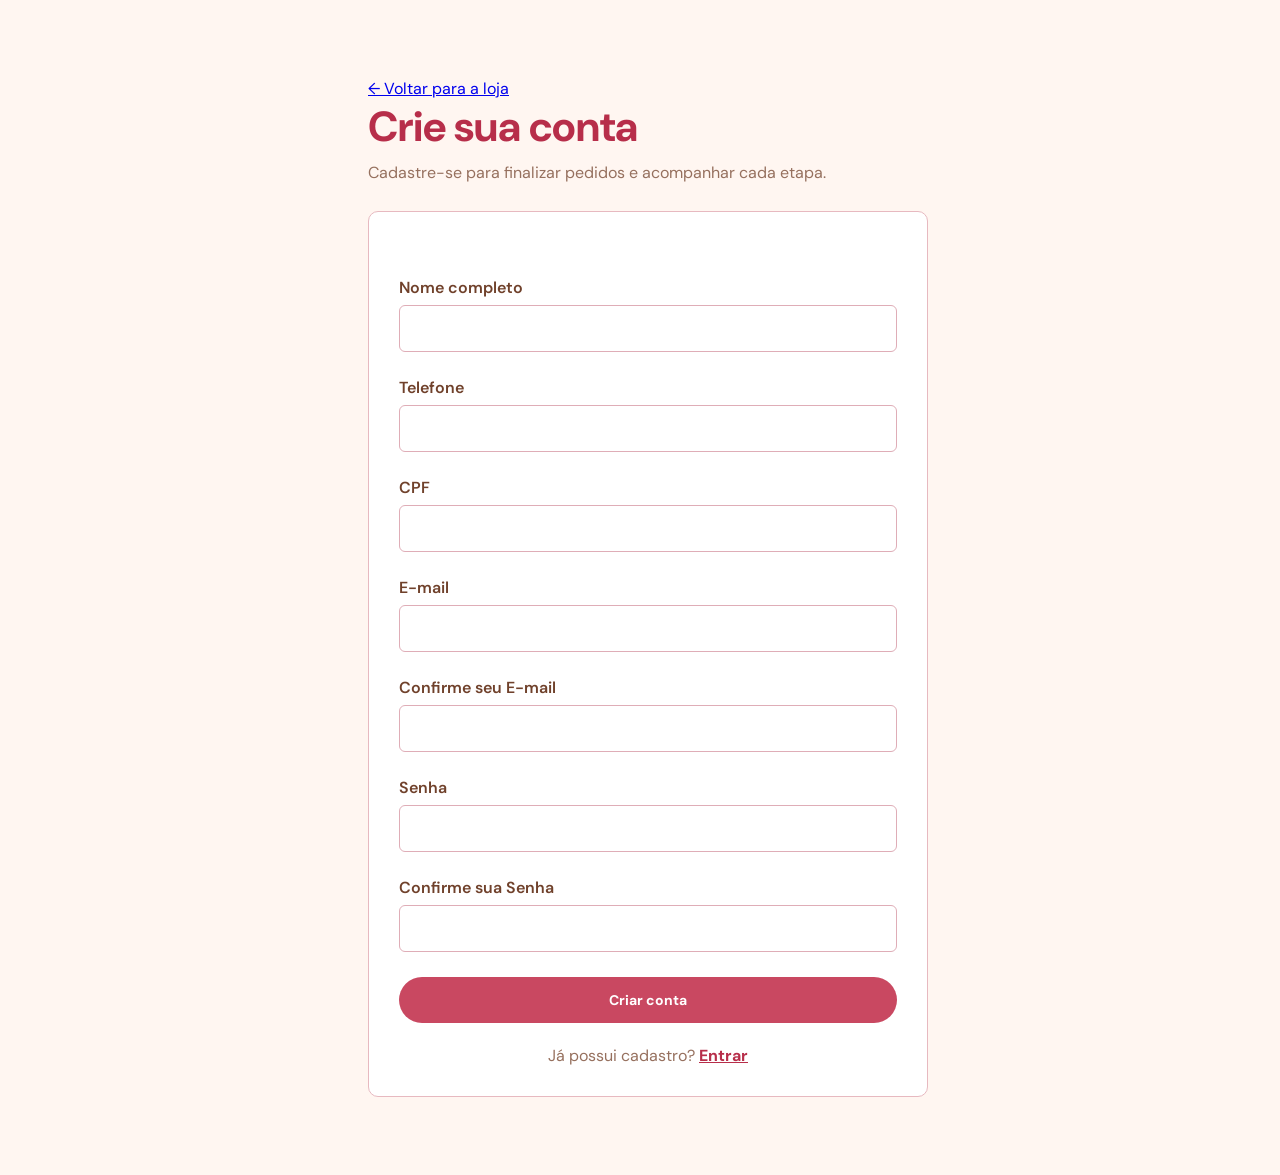
<file: cadastro.html>
<!doctype html>
<html lang="pt-BR">

<head>
    <meta charset="UTF-8">
    <meta name="viewport" content="width=device-width,initial-scale=1">
    <title>Cadastro | Kelly Cakes</title>
    <link rel="preconnect" href="https://fonts.googleapis.com">
    <link rel="preconnect" href="https://fonts.gstatic.com" crossorigin>
    <link href="https://fonts.googleapis.com/css2?family=DM+Sans:wght@400;500;600;700&display=swap" rel="stylesheet">
    <link rel="stylesheet" href="css/pages.css">
</head>

<body class="kc-page">
    <main class="kc-page-main"><a href="portfolio.html">← Voltar para a loja</a>
        <h1>Crie sua conta</h1>
        <p class="kc-intro">Cadastre-se para finalizar pedidos e acompanhar cada etapa.</p>
        <form id="register-form" class="kc-auth-card">
            <p id="auth-message" class="kc-message" aria-live="polite"></p>
            <label>Nome completo
                <input name="nome" id="nome" required autocomplete="name">
                 <small></small>
            </label>
            <label>Telefone
                <input name="telefone" id="numTelefone" type="tel" required autocomplete="tel" maxlength="14">
                 <small></small>
            </label>
            <label>CPF
                <input name="cpf" id="cpf" required autocomplete="tel" maxlength="14">
                 <small></small>
            </label>
            <label>E-mail
                <input name="email" id="email" type="email" required autocomplete="email">
                 <small></small>
            </label>
            <label>Confirme seu E-mail
                <input name="emailConfirmar" id="emailConfirmar" type="email" required autocomplete="email">
                 <small></small>
            </label>
            <label>Senha
                <input name="senha" id="senha" type="password" minlength="6" required autocomplete="new-password">
                 <small></small>
            </label>
             <label>Confirme sua Senha
                <input name="confirmarSenha" id="confirmarSenha" type="password" minlength="6" required autocomplete="new-password">
                 <small></small>
            </label>
            <button class="kc-primary">Criar conta</button>

            <p class="kc-auth-switch">Já possui cadastro? <a id="login-link" href="login.html">Entrar</a></p>
        </form>
    </main>
    <script src="js/auth.js" defer></script>
    <script src="js/cadastro.js" defer></script>
    <script>document.querySelector('#login-link').href = `login.html${location.search}`;</script>
</body>

</html>
</file>
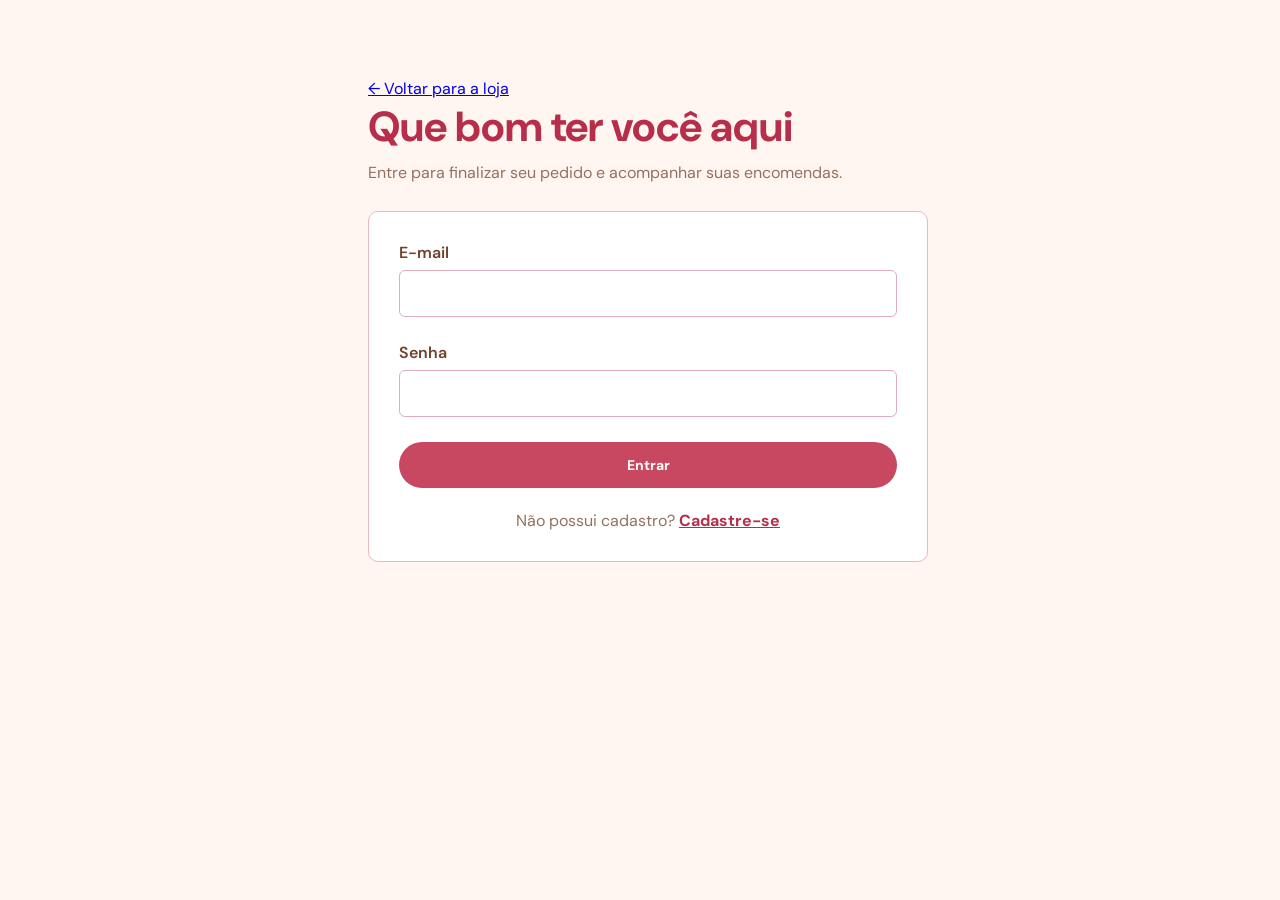
<file: confirmarBolo.html>
<!DOCTYPE html>
<html lang="en">

<head>
    <meta charset="UTF-8">
    <meta name="viewport" content="width=device-width, initial-scale=1.0">
    <title>Confirmar pedido</title>
    <link rel="preconnect" href="https://fonts.googleapis.com">
    <link rel="preconnect" href="https://fonts.gstatic.com" crossorigin>
    <link
        href="https://fonts.googleapis.com/css2?family=DM+Sans:wght@400;500;600;700&family=Playfair+Display:ital,wght@0,600;0,700;1,700&display=swap"
        rel="stylesheet">
    <link rel="stylesheet" href="https://cdn.jsdelivr.net/npm/bootstrap-icons@1.13.1/font/bootstrap-icons.min.css">
    <link rel="stylesheet" href="css/montarBolo.css">
    <link rel="stylesheet" href="css/cart.css">
</head>

<body>
    <div data-kc-header></div>

    <main>
        <section class="mb-hero">
            <div class="mb-wrap mb-hero-content">
                <h1>CONFIRMAR PAGAMENTO</h1>
                <p>Revise seus dados, escolha uma forma de pagamento e finalize seu pedido.</p>
            </div>
        </section>

        <div class="pagamento-container">

            <div class="etapas">
                <div class="etapa concluida">
                    <div class="etapa-numero">
                        1
                    </div>
                    <span>
                        Identificação
                    </span>
                </div>


                <div class="etapa atual">
                    <div class="etapa-numero">
                        2
                    </div>
                    <span>
                        Pagamento
                    </span>
                </div>


                <div class="etapa">
                    <div class="etapa-numero">
                        3
                    </div>
                    <span>
                        Finalização
                    </span>
                </div>
            </div>


            
<!-- DADOS DO CLIENTE -->
<section class="pagamento-secao">
    <h2>1. Dados do cliente</h2>

    <div class="cliente-card">
        <div class="cliente-icones">
            <i class="bi bi-person"></i>
            <i class="bi bi-envelope"></i>
            <i class="bi bi-telephone"></i>
        </div>

        <div class="cliente-dados">
            <strong id="cliente-nome">Carregando...</strong>
            <span id="cliente-email"></span>
            <span id="cliente-telefone"></span>
        </div>

        <button class="btn-editar" type="button"
                onclick="location.href='perfil.html'">
            Editar
        </button>
    </div>
</section>

<!-- LOCAL ONDE APARECEM OS CAMPOS DE PAGAMENTO -->

            <!-- PAGAMENTO -->

            <section class="pagamento-secao">
                <h2>
                    2. Dados de pagamento
                </h2>
                <div class="pagamento-card">


                    <!-- CARTÃO -->
                    <label class="opcao-pagamento">
                        <input type="radio" name="pagamento" value="cartao" checked>

                        <span class="radio-personalizado"></span>
                        <div>
                            <strong>
                                Cartão
                            </strong>
                            <small>
                                Em até 12x com juros
                            </small>
                        </div>
                    </label>
                    <!-- PIX -->

                    <label class="opcao-pagamento">
                        <input type="radio" name="pagamento" value="pix">
                        <span class="radio-personalizado"></span>
                        <div>
                            <strong>
                                Pix
                            </strong>
                            <small>
                                Pagamento instantâneo
                            </small>
                        </div>
                    </label>


                    <!-- BOLETO -->

                    <label class="opcao-pagamento">
                        <input type="radio" name="pagamento" value="boleto">
                        <span class="radio-personalizado"></span>

                        <div>
                            <strong>
                                Boleto bancário
                            </strong>
                            <small>
                                Até 2 dias com compensação
                            </small>
                        </div>
                    </label>
                    <div id="payment-extra"></div>
                </div>
            </section>


            <!-- CONTINUAR -->

            <button class="btn-continuar" type="button">
                Continuar
            </button>

        </div>

    </main>


    <script>

        const opcoesPagamento =
            document.querySelectorAll('.opcao-pagamento');

        opcoesPagamento.forEach(opcao => {

            opcao.addEventListener('click', () => {

                opcoesPagamento.forEach(item => {
                    item.classList.remove('selecionada');
                });

                opcao.classList.add('selecionada');

            });

        });

    </script>
    
<script src="js/auth.js"></script>
<script src="js/header.js"></script>
<script src="js/dados-cliente.js"></script>
<script src="js/confirmar-pedido.js"></script>
</body>

</body>

</html>
</file>
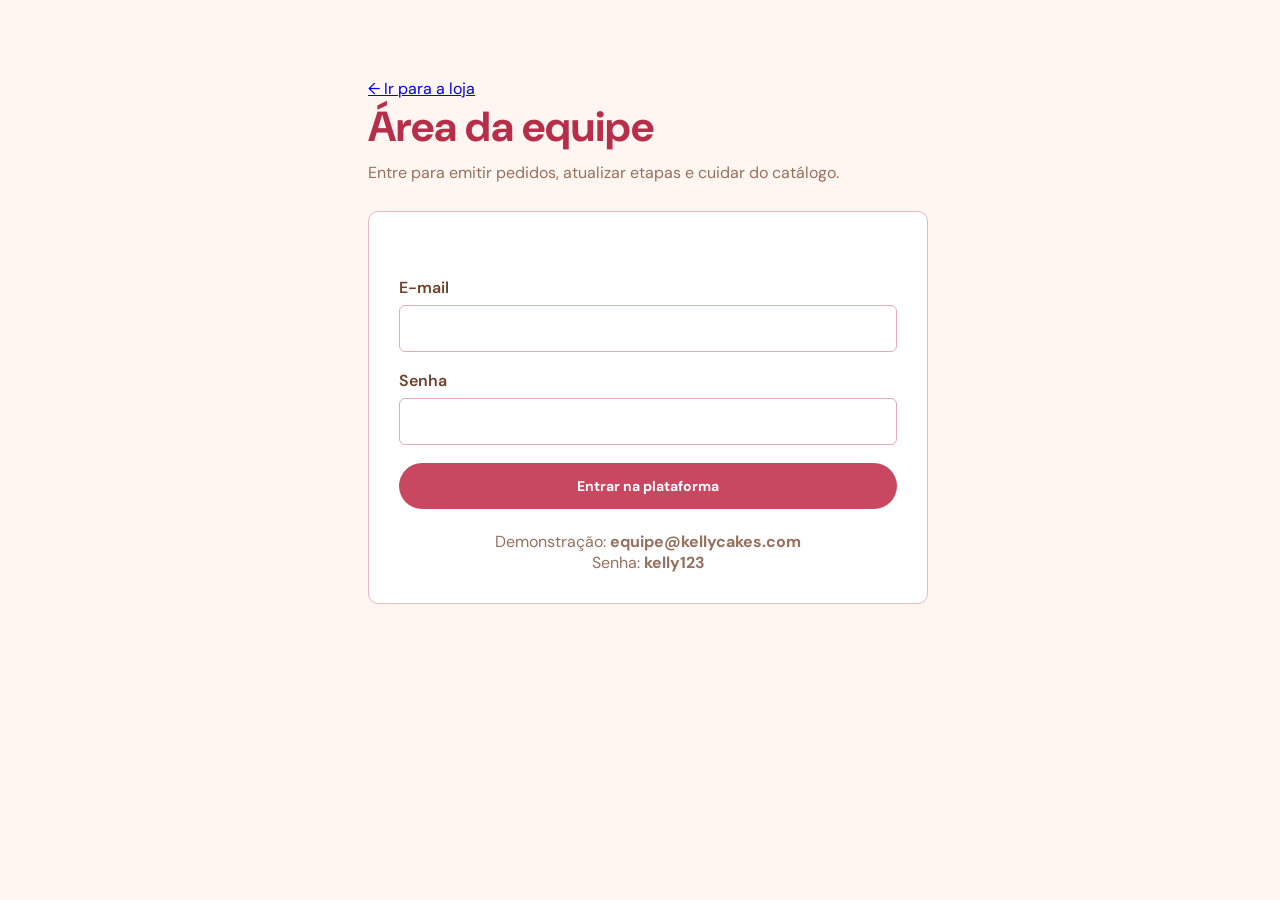
<file: funcionario-login.html>
<!doctype html>
<html lang="pt-BR">

<head>
    <meta charset="UTF-8">
    <meta name="viewport" content="width=device-width,initial-scale=1">
    <title>Acesso da equipe | Kelly Cakes</title>
    <link rel="preconnect" href="https://fonts.googleapis.com">
    <link rel="preconnect" href="https://fonts.gstatic.com" crossorigin>
    <link href="https://fonts.googleapis.com/css2?family=DM+Sans:wght@400;500;600;700&display=swap" rel="stylesheet">
    <link rel="stylesheet" href="css/pages.css">
    <script src="js/staff-auth.js" defer></script>
    <script src="js/staff-login.js" defer></script>
</head>

<body class="kc-page">
    <main class="kc-page-main"><a href="portfolio.html">← Ir para a loja</a>
        <h1>Área da equipe</h1>
        <p class="kc-intro">Entre para emitir pedidos, atualizar etapas e cuidar do catálogo.</p>
        <form id="staff-login-form" class="kc-auth-card">
            <p id="auth-message" class="kc-message" aria-live="polite"></p><label>E-mail<input name="email" type="email"
                    required></label><label>Senha<input name="password" type="password" required></label><button
                class="kc-primary">Entrar na plataforma</button>
            <p class="kc-auth-switch">Demonstração: <strong>equipe@kellycakes.com</strong><br>Senha:
                <strong>kelly123</strong></p>
        </form>
    </main>
</body>

</html>
</file>
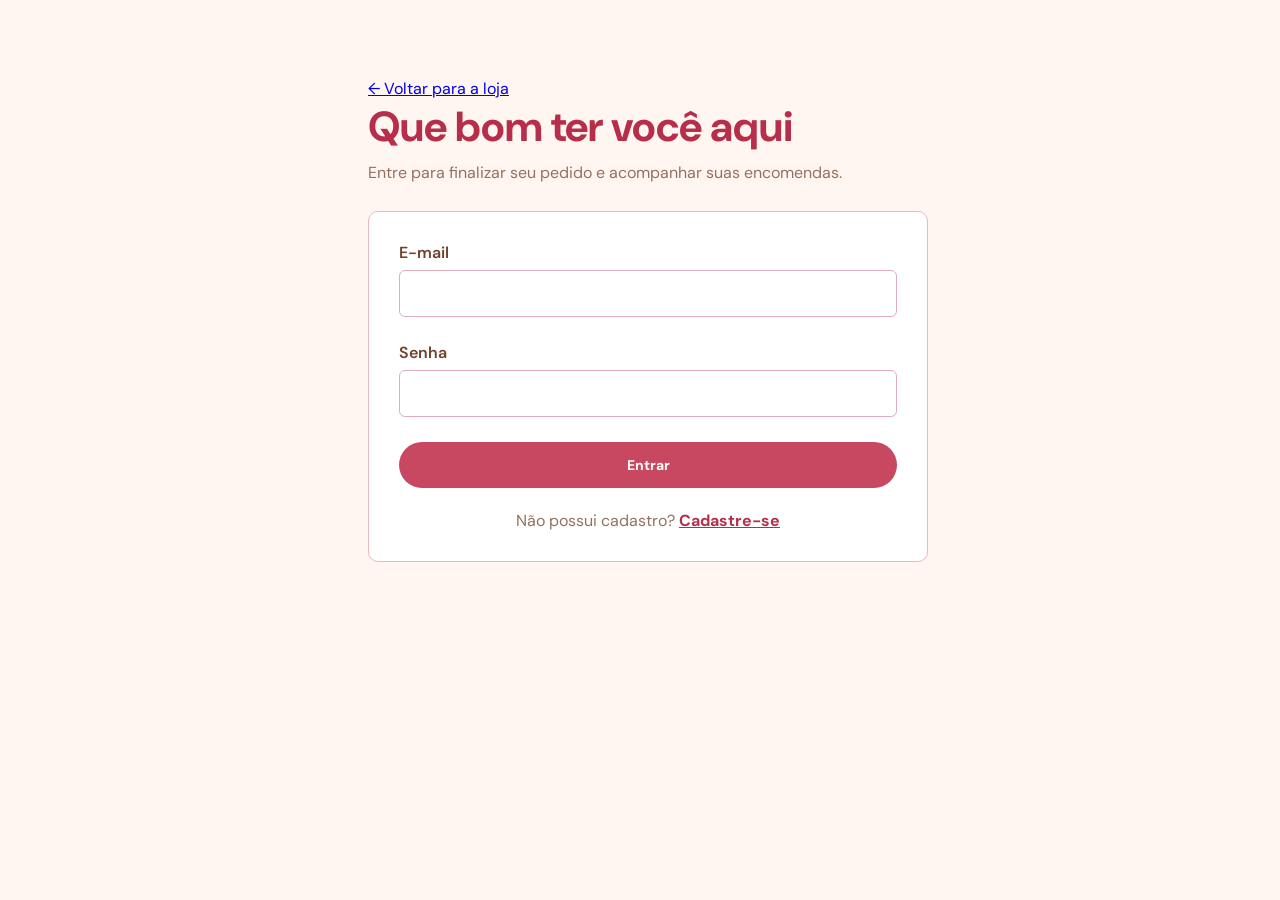
<file: historicoPedidos.html>
<!doctype html>
<html lang="pt-BR">

<head>
    <meta charset="UTF-8">
    <meta name="viewport" content="width=device-width,initial-scale=1">
    <title>Meus pedidos | Kelly Cakes</title>
    <link rel="preconnect" href="https://fonts.googleapis.com">
    <link rel="preconnect" href="https://fonts.gstatic.com" crossorigin>
    <link href="https://fonts.googleapis.com/css2?family=DM+Sans:wght@400;500;600;700&display=swap" rel="stylesheet">
    <link rel="stylesheet" href="css/pages.css">
</head>
<body class="kc-page">
    <main class="kc-page-main"><a href="portfolio.html">← Voltar para a loja</a>
        <h1>Meus pedidos</h1>
        <p class="kc-intro">Acompanhe o status das suas encomendas.</p>
        <section id="history-list" class="kc-history-list"></section>
    </main>
    <script src="js/auth.js" defer></script>
    <script src="js/historico.js" defer></script>
</body>
</html>
</file>
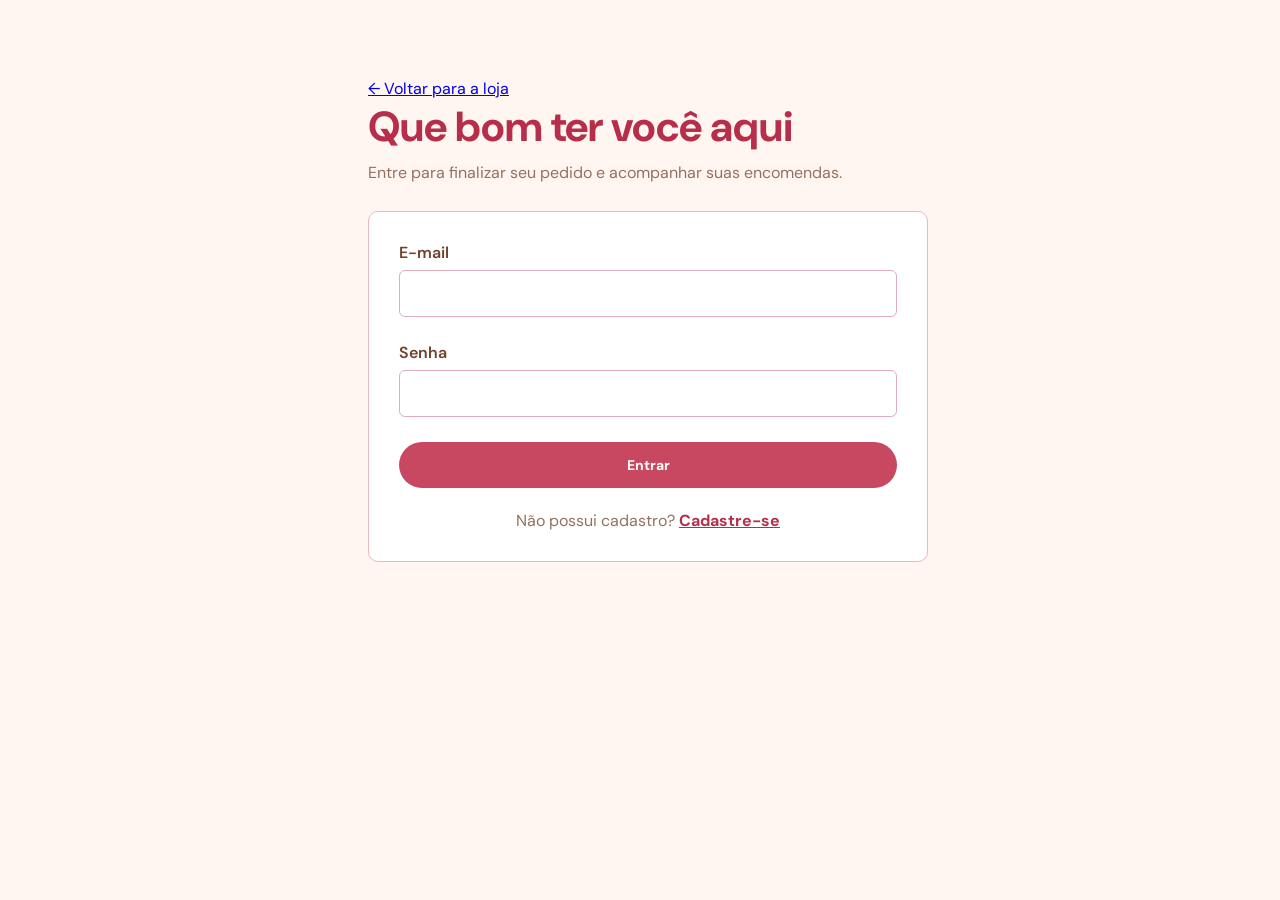
<file: login.html>
<!doctype html>
<html lang="pt-BR">

<head>
    <meta charset="UTF-8">
    <meta name="viewport" content="width=device-width,initial-scale=1">
    <title>Entrar | Kelly Cakes</title>
    <link rel="preconnect" href="https://fonts.googleapis.com">
    <link rel="preconnect" href="https://fonts.gstatic.com" crossorigin>
    <link href="https://fonts.googleapis.com/css2?family=DM+Sans:wght@400;500;600;700&display=swap" rel="stylesheet">
    <link rel="stylesheet" href="css/pages.css">
</head>

<body class="kc-page">
    <main class="kc-page-main"><a href="portfolio.html">← Voltar para a loja</a>
        <h1>Que bom ter você aqui</h1>
        <p class="kc-intro">Entre para finalizar seu pedido e acompanhar suas encomendas.</p>
        <form id="login-form" class="kc-auth-card">
            <label>E-mail
                <input id="email" name="email" type="email" required autocomplete="email">
                <small></small>
            </label>
            <label>Senha
                <input id="senha" name="password" type="password" required autocomplete="current-password">
                <small></small>
            </label>
            <button class="kc-primary">Entrar</button>
            <p class="kc-auth-switch">Não possui cadastro? <a id="register-link" href="cadastro.html">Cadastre-se</a>
            </p>
        </form>
    </main>
    <script src="js/login.js" defer></script>
    <script>document.querySelector('#register-link').href = `cadastro.html${location.search}`;</script>
</body>

</html>
</file>
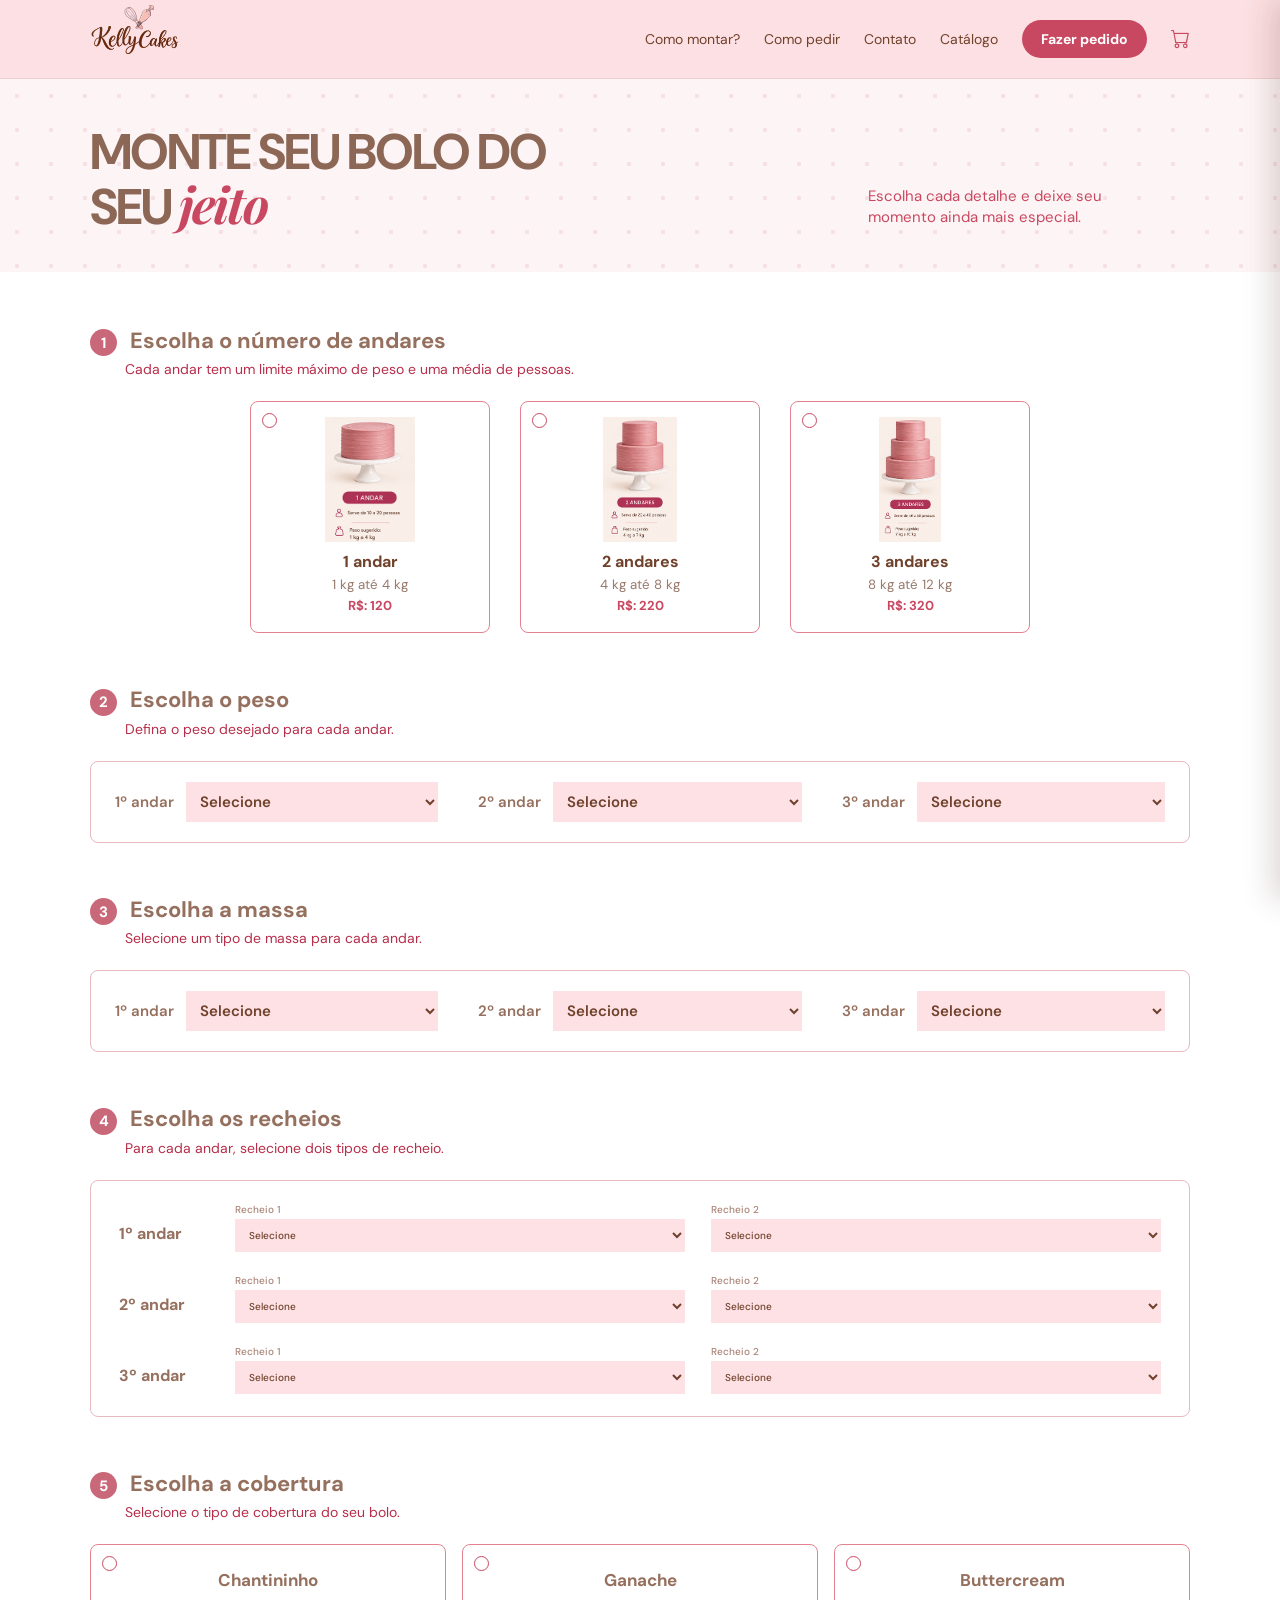
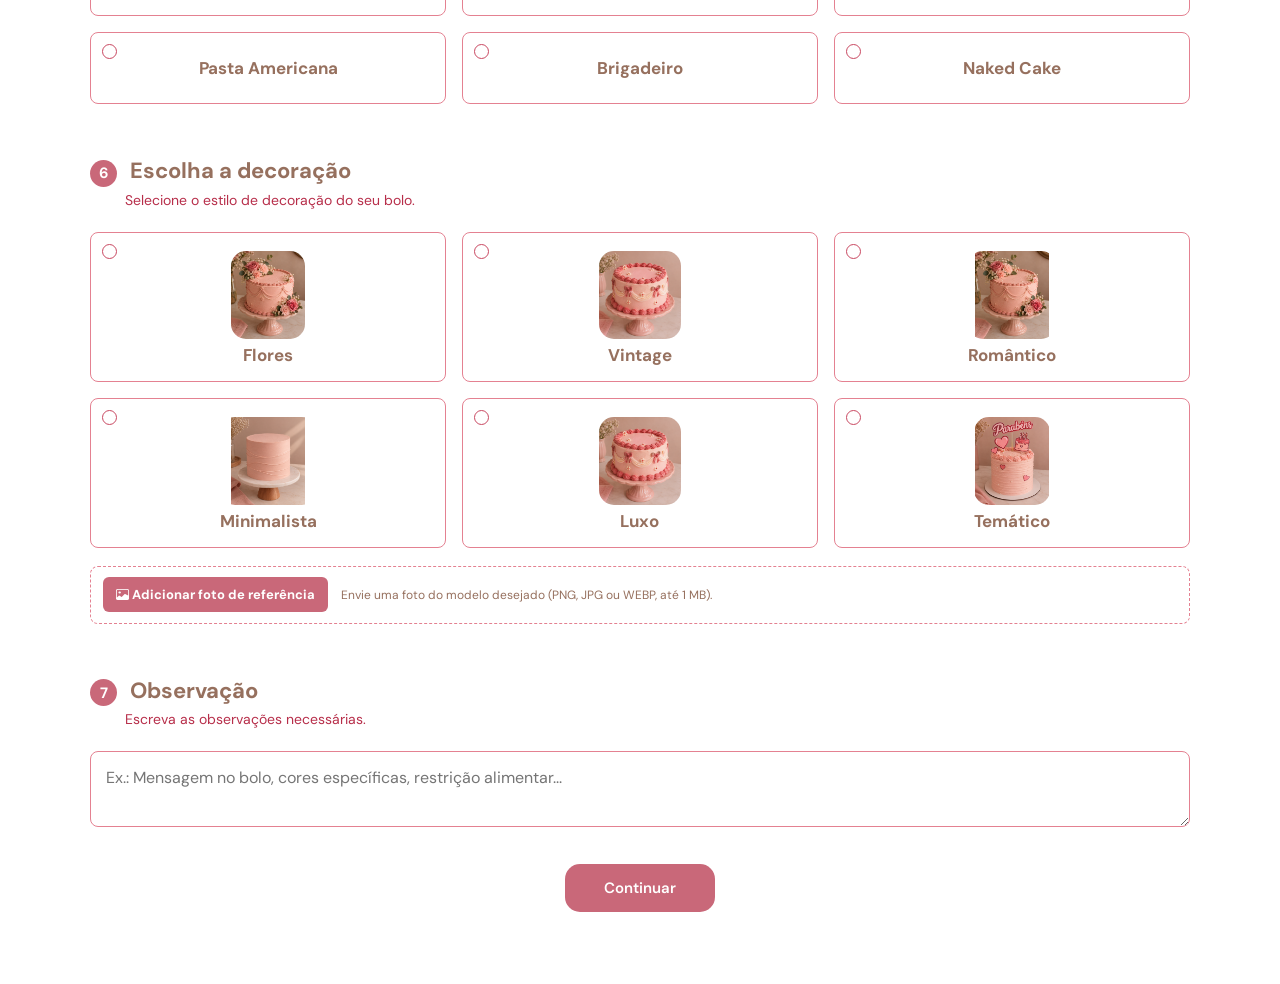
<file: montarBolo.html>
<!DOCTYPE html>
<html lang="pt-BR">

<head>
  <meta charset="UTF-8">
  <meta name="viewport" content="width=device-width, initial-scale=1.0">
  <title>Monte seu bolo | Kelly Cakes</title>
  <link rel="preconnect" href="https://fonts.googleapis.com">
  <link rel="preconnect" href="https://fonts.gstatic.com" crossorigin>
  <link
    href="https://fonts.googleapis.com/css2?family=DM+Sans:wght@400;500;600;700&family=Playfair+Display:ital,wght@0,600;0,700;1,700&display=swap"
    rel="stylesheet">
  <link rel="stylesheet" href="https://cdn.jsdelivr.net/npm/bootstrap-icons@1.13.1/font/bootstrap-icons.min.css">
  <link rel="stylesheet" href="css/montarBolo.css">
  <link rel="stylesheet" href="css/cart.css">
  <script src="js/auth.js" defer></script>
  <script src="js/cart.js" defer></script>
</head>

<body>
  <div data-kc-header></div>

  <main id="montar-bolo">
    <section class="mb-hero">
      <div class="mb-wrap mb-hero-content">
        <h1>Monte seu bolo do<br>seu <em>jeito</em></h1>
        <p>Escolha cada detalhe e deixe seu<br>momento ainda mais especial.</p>
      </div>
    </section>

    <form id="cake-form" class="mb-form mb-wrap">
      <fieldset class="mb-step">
        <legend><span>1</span> Escolha o número de andares</legend>
        <p class="mb-help">Cada andar tem um limite máximo de peso e uma média de pessoas.</p>
        <div class="mb-tier-options">
          <label class="mb-tier-card"><input type="radio" name="andares" value="1" required><img
              src="img/bolo1andar.png" alt="Bolo de 1 andar"><strong>1 andar</strong><small>1 kg até 4 kg</small><b>R$:
              120</b></label>
          <label class="mb-tier-card"><input type="radio" name="andares" value="2"><img src="img/bolo2andar.png"
              alt="Bolo de 2 andares"><strong>2 andares</strong><small>4 kg até 8 kg</small><b>R$: 220</b></label>
          <label class="mb-tier-card"><input type="radio" name="andares" value="3"><img src="img/bolo3andares.png"
              alt="Bolo de 3 andares"><strong>3 andares</strong><small>8 kg até 12 kg</small><b>R$: 320</b></label>
        </div>
      </fieldset>

      <fieldset class="mb-step">
        <legend><span>2</span> Escolha o peso</legend>
        <p class="mb-help">Defina o peso desejado para cada andar.</p>
        <div class="mb-select-grid mb-panel">
          <label data-floor="1">1º andar
            <select name="peso-1">
              <option value="">Selecione</option>
              <option value="1">1 kg</option>
              <option value="2">2 kg</option>
              <option value="3">3 kg</option>
              <option value="4">4 kg</option>
            </select></label>
          <label data-floor="2">2º andar
            <select name="peso-2">
              <option value="">Selecione</option>
              <option value="4">4 kg</option>
              <option value="6">6 kg</option>
              <option value="8">8 kg</option>
            </select></label>
          <label data-floor="3">3º andar
            <select name="peso-3">
              <option value="">Selecione</option>
              <option value="8">8 kg</option>
              <option value="10">10 kg</option>
              <option value="12">12 kg</option>
            </select></label>
        </div>
      </fieldset>

      <fieldset class="mb-step">
        <legend><span>3</span> Escolha a massa</legend>
        <p class="mb-help">Selecione um tipo de massa para cada andar.</p>
        <div class="mb-select-grid mb-panel">
          <label data-floor="1">1º andar<select name="massa-1">
              <option value="">Selecione</option>
              <option value="1">Red Velvet</option>
              <option value="2">Chocolate</option>
              <option value="3">Baunilha</option>
            </select></label>
          <label data-floor="2">2º andar<select name="massa-2">
              <option value="">Selecione</option>
              <option value="1">Red Velvet</option>
              <option value="2">Chocolate</option>
              <option value="3">Baunilha</option>
            </select></label>
          <label data-floor="3">3º andar<select name="massa-3">
              <option value="">Selecione</option>
              <option value="1">Red Velvet</option>
              <option value="2">Chocolate</option>
              <option value="3">Baunilha</option>
            </select></label>
        </div>
      </fieldset>

      <fieldset class="mb-step">
        <legend><span>4</span> Escolha os recheios</legend>
        <p class="mb-help">Para cada andar, selecione dois tipos de recheio.</p>
        <div class="mb-fillings mb-panel">
          <div data-floor="1"><strong>1º andar</strong><label>Recheio 1<select name="recheio-1a">
                <option value="">Selecione</option>
                <option value="1">Brigadeiro tradicional</option>
                <option value="2">Doce de leite</option>
                <option value="3">Ninho</option>
                <option value="4">Framboesa</option>
              </select></label><label>Recheio 2<select name="recheio-1b">
                <option value="">Selecione</option>
                <option value="5">Brigadeiro branco</option>
                <option value="6">Ganache de chocolate</option>
                <option value="7">Coco</option>
                <option value="8">Pistache</option>
              </select></label></div>
          <div data-floor="2"><strong>2º andar</strong><label>Recheio 1<select name="recheio-2a">
                <option value="">Selecione</option>
                <option value="1">Brigadeiro tradicional</option>
                <option value="2">Doce de leite</option>
                <option value="3">Ninho</option>
                <option value="4">Framboesa</option>
              </select></label><label>Recheio 2<select name="recheio-2b">
                <option value="">Selecione</option>
                <option value="5">Brigadeiro branco</option>
                <option value="6">Ganache de chocolate</option>
                <option value="7">Coco</option>
                <option value="8">Pistache</option>
              </select></label></div>
          <div data-floor="3"><strong>3º andar</strong><label>Recheio 1<select name="recheio-3a">
                <option value="">Selecione</option>
                <option value="1">Brigadeiro tradicional</option>
                <option value="2">Doce de leite</option>
                <option value="3">Ninho</option>
                <option value="4">Framboesa</option>
              </select></label><label>Recheio 2<select name="recheio-3b">
                <option value="">Selecione</option>
                <option value="5">Brigadeiro branco</option>
                <option value="6">Ganache de chocolate</option>
                <option value="7">Coco</option>
                <option value="8">Pistache</option>
              </select></label></div>
        </div>
      </fieldset>

      <fieldset class="mb-step">
        <legend><span>5</span> Escolha a cobertura</legend>
        <p class="mb-help">Selecione o tipo de cobertura do seu bolo.</p>
        <div class="mb-choice-grid">
          <label><input type="radio" name="cobertura" value="Chantininho"
              required><span>Chantininho</span></label><label><input type="radio" name="cobertura"
              value="Ganache"><span>Ganache</span></label><label><input type="radio" name="cobertura"
              value="Buttercream"><span>Buttercream</span></label><label><input type="radio" name="cobertura"
              value="Pasta Americana"><span>Pasta Americana</span></label><label><input type="radio" name="cobertura"
              value="Brigadeiro"><span>Brigadeiro</span></label><label><input type="radio" name="cobertura"
              value="Naked Cake"><span>Naked Cake</span></label>
        </div>
      </fieldset>

      <fieldset class="mb-step">
        <legend><span>6</span> Escolha a decoração</legend>
        <p class="mb-help">Selecione o estilo de decoração do seu bolo.</p>
        <div class="mb-decoration-grid">
          <label><input type="radio" name="decoracao" value="Flores" required><img src="img/boloflores.png"
              alt="Bolo decorado com flores"><span>Flores</span></label>
          <label><input type="radio" name="decoracao" value="Vintage"><img src="img/boloVintage.png"
              alt="Bolo com decoração vintage"><span>Vintage</span></label>
          <label><input type="radio" name="decoracao" value="Romântico"><img src="img/boloflores.png"
              alt="Bolo com decoração romântica"><span>Romântico</span></label>
          <label><input type="radio" name="decoracao" value="Minimalista"><img src="img/bolominimalista.png"
              alt="Bolo com decoração minimalista"><span>Minimalista</span></label>
          <label><input type="radio" name="decoracao" value="Luxo"><img src="img/boloVintage.png"
              alt="Bolo com decoração de luxo"><span>Luxo</span></label>
          <label><input type="radio" name="decoracao" value="Temático"><img src="img/bolotematico.png"
              alt="Bolo com decoração temática"><span>Temático</span></label>
        </div>
        <div class="mb-photo-upload">
          <input name="ArquivoFoto" id="foto-modelo" type="file" accept="image/png,image/jpeg,image/webp"
            aria-describedby="foto-modelo-ajuda">
          <input id="foto-modelo-dados" type="hidden">
          <label for="foto-modelo"> <i class="bi bi-image"></i> Adicionar foto de referência</label>
          <p id="foto-modelo-ajuda">Envie uma foto do modelo desejado (PNG, JPG ou WEBP, até 1 MB).</p>
          <img id="foto-modelo-preview" alt="Prévia da foto de referência" hidden>
        </div>
      </fieldset>

      <fieldset class="mb-step mb-notes">
        <legend><span>7</span> Observação</legend>
        <p class="mb-help">Escreva as observações necessárias.</p>
        <label class="sr-only" for="observacao">Observação do pedido</label>
        <textarea id="observacao" name="observacao"
          placeholder="Ex.: Mensagem no bolo, cores específicas, restrição alimentar..."></textarea>
      </fieldset>
      <button class="mb-submit" type="submit">Continuar</button>
    </form>
  </main>
  <script src="js/montarBolo.js"></script>
  <script src="js/header.js"></script>
</body>

</html>
</file>
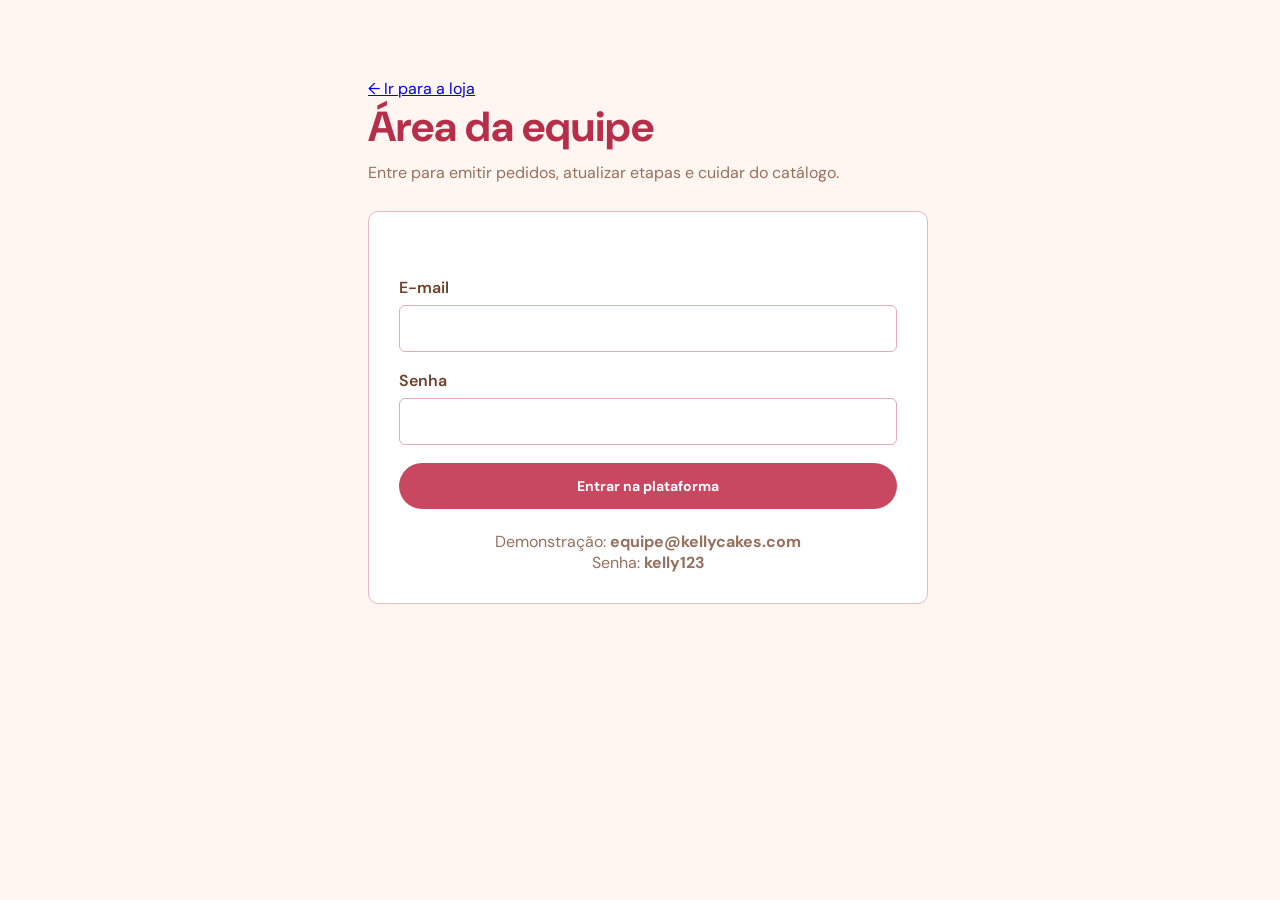
<file: painel-funcionarios.html>
<!doctype html>
<html lang="pt-BR">

<head>
    <meta charset="UTF-8">
    <meta name="viewport" content="width=device-width,initial-scale=1">
    <title>Painel da equipe | Kelly Cakes</title>
    <link rel="preconnect" href="https://fonts.googleapis.com">
    <link rel="preconnect" href="https://fonts.gstatic.com" crossorigin>
    <link href="https://fonts.googleapis.com/css2?family=DM+Sans:wght@400;500;600;700&display=swap" rel="stylesheet">
    <link rel="stylesheet" href="css/pages.css">
    <script src="js/staff-auth.js" defer></script>
    <script src="js/staff-panel.js" defer></script>
</head>

<body class="kc-page">
    <main class="kc-staff">
        <header class="kc-staff-header">
            <div>
                <p class="kc-eyebrow">KELLY CAKES</p>
                <h1>Painel da equipe</h1>
                <p id="staff-name" class="kc-intro">Gerencie o atendimento da loja.</p>
            </div>
            <div><a class="kc-link-button" href="catalogo.html" target="_blank">Ver catálogo</a><button
                    id="staff-logout" class="kc-secondary">Sair</button></div>
        </header>
        <nav class="kc-staff-tabs"><button class="is-active" data-tab="orders">Pedidos</button><button
                data-tab="new-order">Emitir pedido</button><button data-tab="catalog">Catálogo</button></nav>
        <section id="orders" class="kc-staff-section is-active">
            <div class="kc-section-heading">
                <div>
                    <h2>Pedidos recebidos</h2>
                    <p>Atualize cada pedido conforme ele avança na produção.</p>
                </div><span id="orders-count" class="kc-counter"></span>
            </div>
            <div id="staff-orders" class="kc-orders"></div>
        </section>
        <section id="new-order" class="kc-staff-section">
            <div class="kc-section-heading">
                <div>
                    <h2>Emitir novo pedido</h2>
                    <p>Registre encomendas feitas pelo atendimento.</p>
                </div>
            </div>
            <form id="new-order-form" class="kc-form-grid kc-panel-card"><label>Nome do cliente<input
                        name="customerName" required></label><label>E-mail do cliente<input name="email" type="email"
                        required></label><label>Telefone<input name="phone" type="tel"></label><label>Data de
                    retirada<input name="pickupDate" type="date"></label><label class="kc-form-wide">Descrição do
                    pedido<input name="name" placeholder="Ex.: Bolo de aniversário, 20 fatias"
                        required></label><label>Valor total (R$)<input name="total" type="number" min="0" step="0.01"
                        required></label><label>Status inicial<select name="status">
                        <option>Recebido</option>
                        <option>Em produção</option>
                        <option>Pronto para retirada</option>
                    </select></label><label class="kc-form-wide">Observações<textarea name="notes"
                        rows="3"></textarea></label>
                <div class="kc-form-wide"><button class="kc-primary">Emitir pedido</button></div>
            </form>
        </section>
        <section id="catalog" class="kc-staff-section">
            <div class="kc-section-heading">
                <div>
                    <h2>Itens do catálogo</h2>
                    <p>Adicione fotos e modelos que serão exibidos na loja.</p>
                </div>
            </div>
            <form id="catalog-form" class="kc-form-grid kc-panel-card"><label>Nome do bolo<input name="title"
                        required></label><label>Preço a partir de (R$)<input name="price" type="number" min="0"
                        step="0.01"></label><label class="kc-form-wide">Descrição<textarea name="description" rows="3"
                        required></textarea></label><label class="kc-form-wide">Foto do bolo<input name="photo"
                        type="file" accept="image/*" required><small>PNG, JPG ou WEBP. A imagem fica salva neste
                        navegador.</small></label>
                <div class="kc-form-wide"><button class="kc-primary">Adicionar ao catálogo</button></div>
            </form>
            <div id="staff-catalog" class="kc-catalog-grid kc-manage-catalog"></div>
        </section>
    </main>
</body>

</html>
</file>
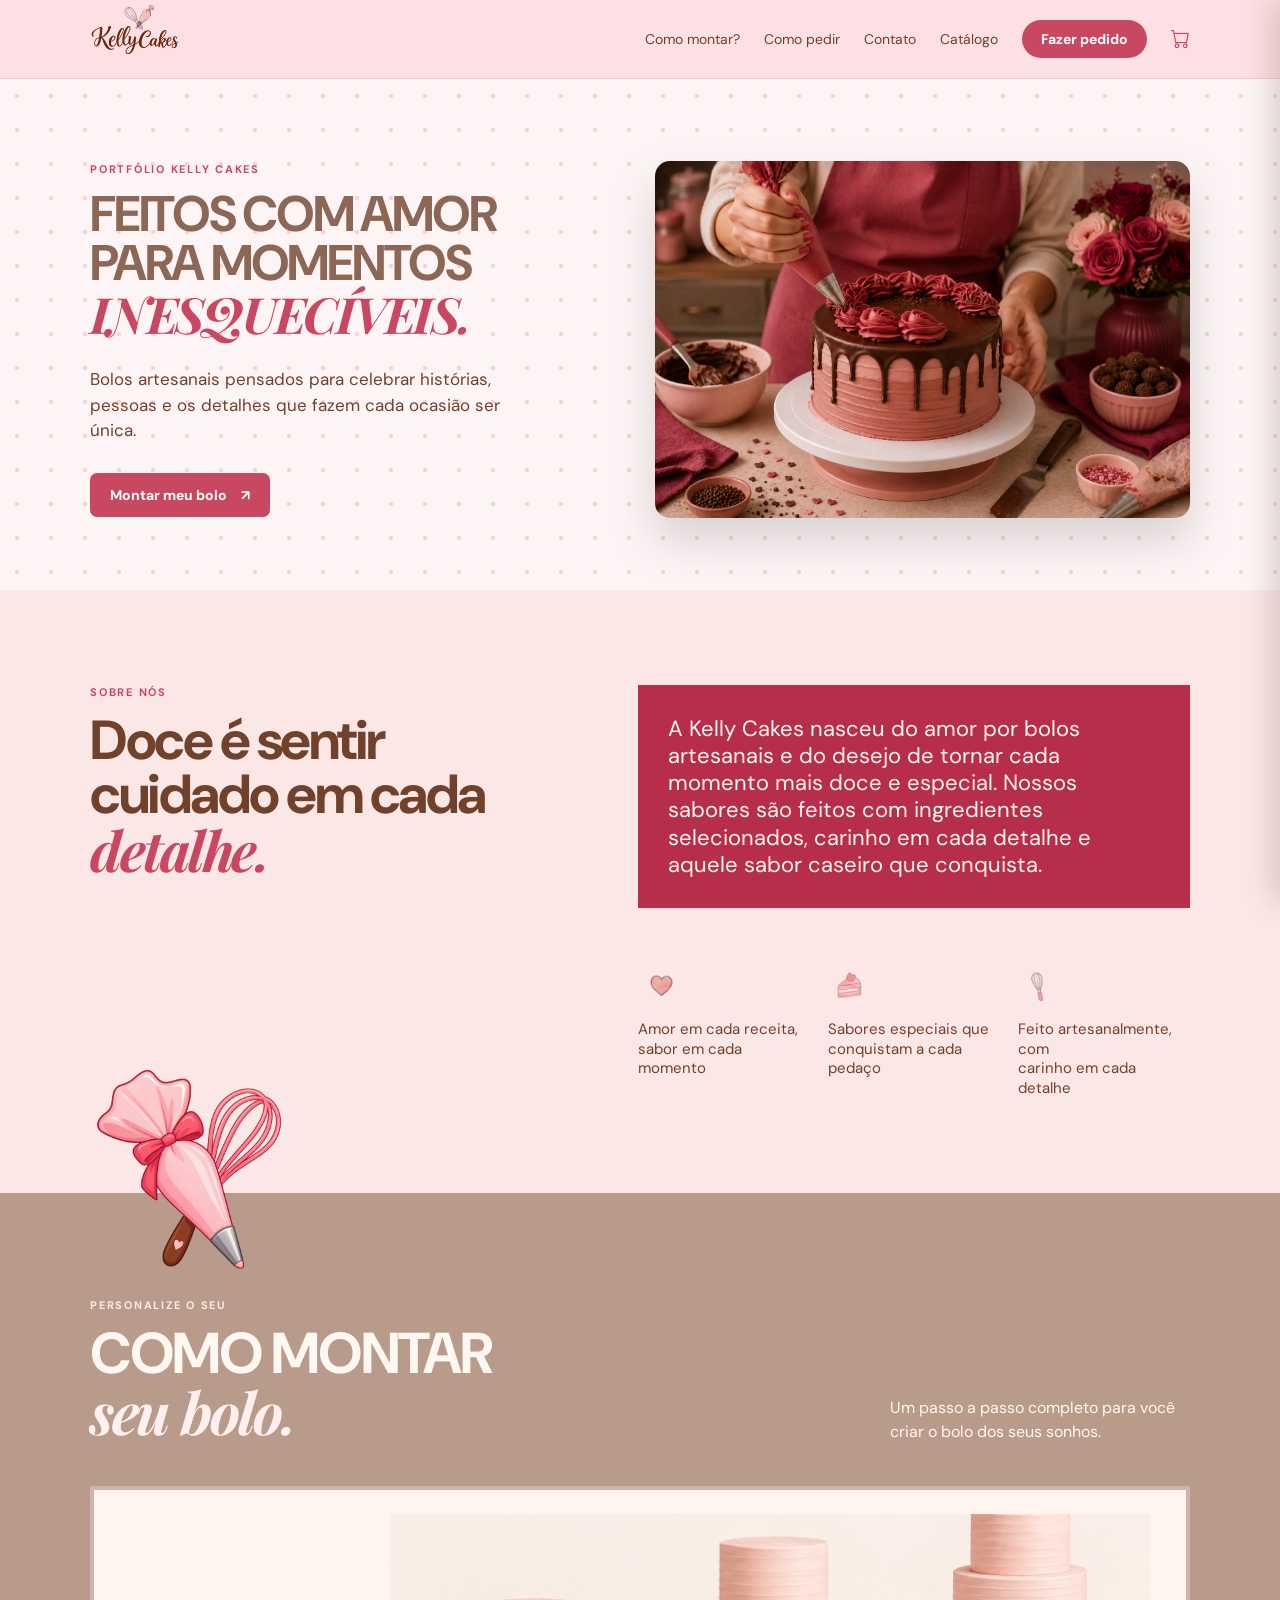
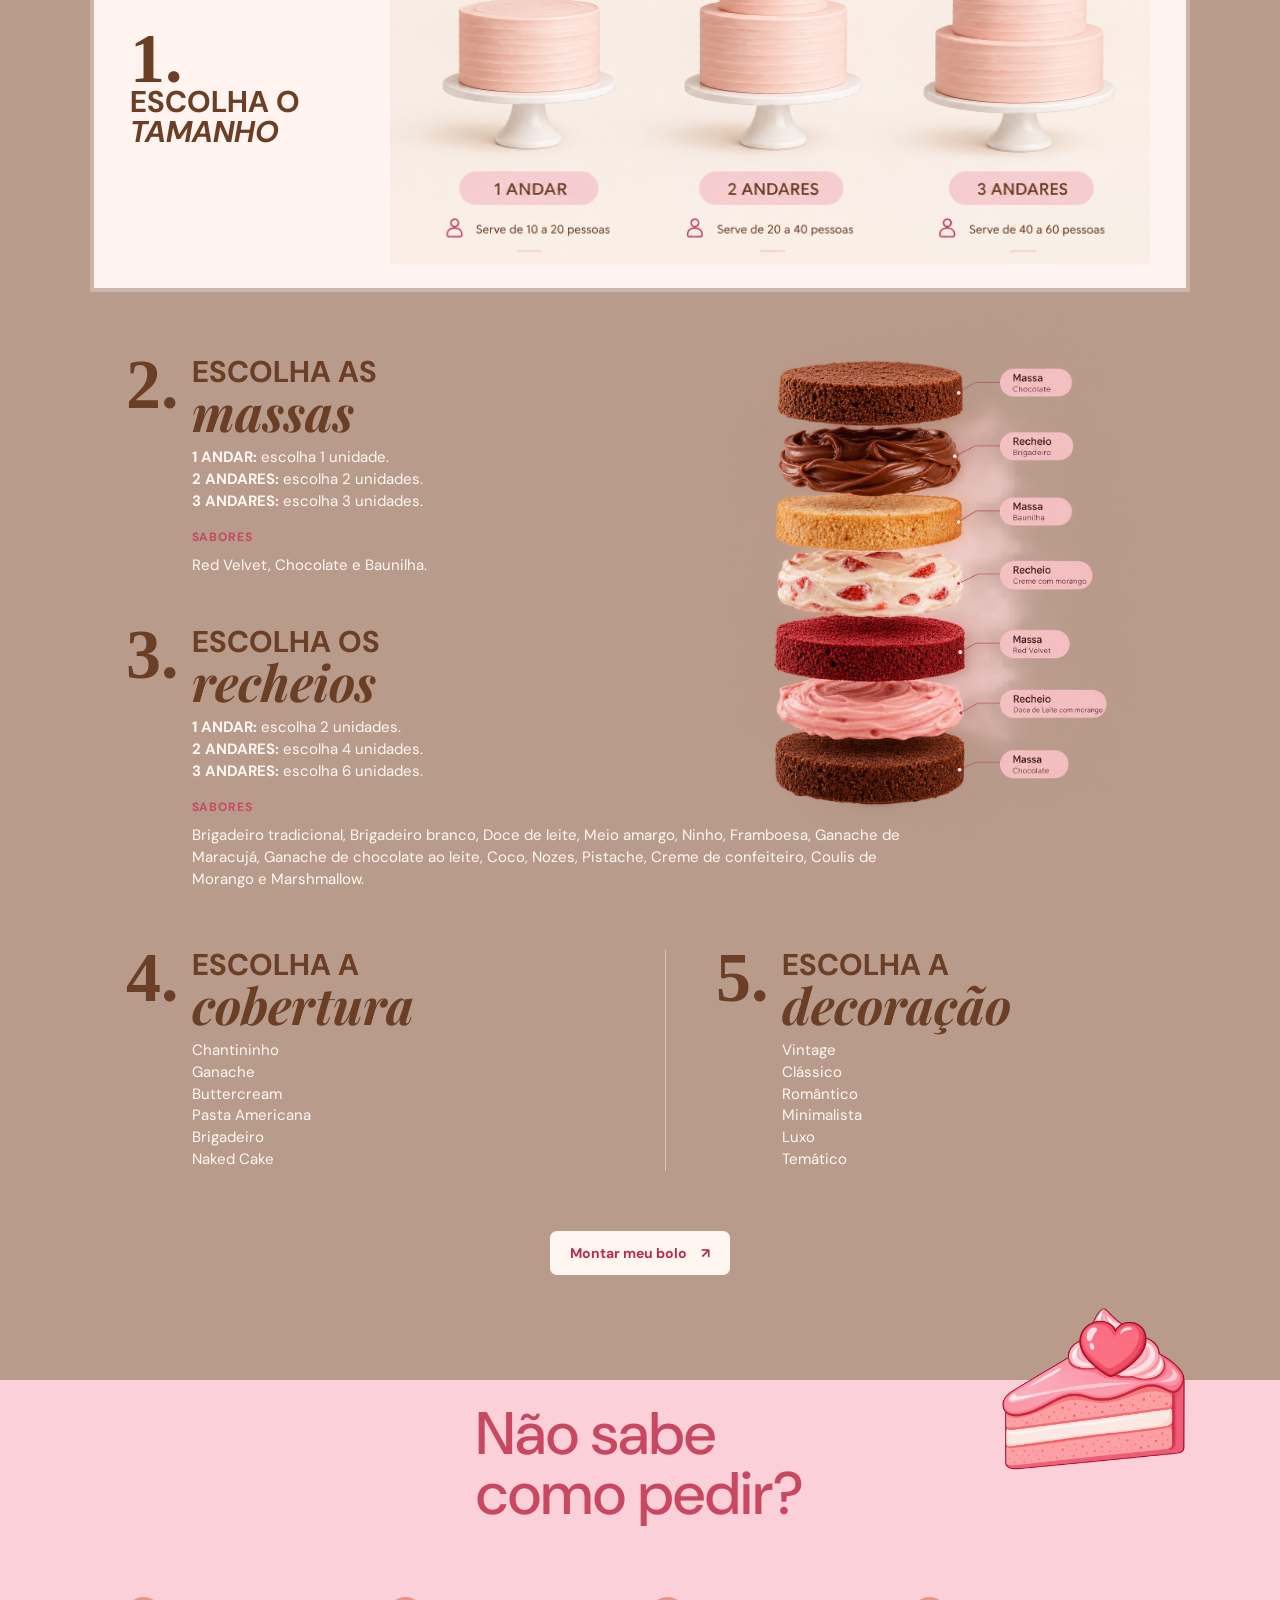
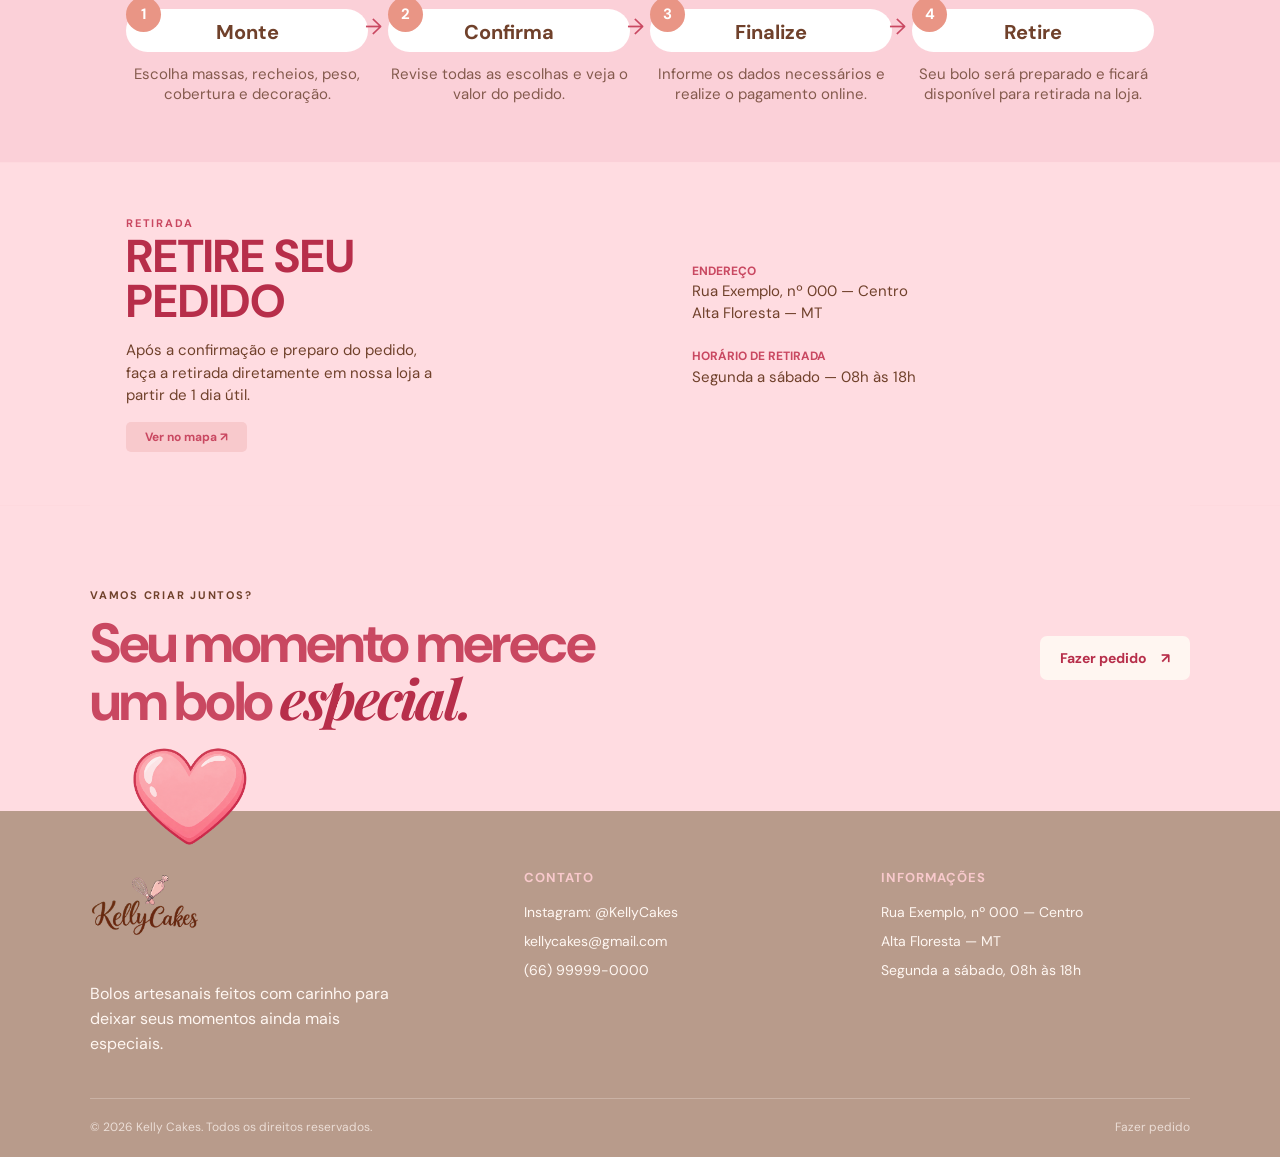
<file: portfolio.html>
<!DOCTYPE html>
<html lang="pt-BR">
<head>
  <meta charset="UTF-8">
  <meta name="viewport" content="width=device-width, initial-scale=1.0">
  <title>Portfólio | Kelly Cakes</title>
  <link rel="preconnect" href="https://fonts.googleapis.com">
  <link rel="preconnect" href="https://fonts.gstatic.com" crossorigin>
  <link href="https://fonts.googleapis.com/css2?family=DM+Sans:wght@400;500;600;700&family=Playfair+Display:ital,wght@0,600;0,700;1,700&display=swap" rel="stylesheet">
  <link rel="stylesheet" href="https://cdn.jsdelivr.net/npm/bootstrap-icons@1.13.1/font/bootstrap-icons.min.css">
  <link rel="stylesheet" href="css/portfolio.css">
  <link rel="stylesheet" href="css/cart.css">
</head>
<body>
  <header class="site-header">
    <div class="header-inner">
      <a class="brand" href="portfolio.html"><img src="img/logoHeader.png" alt="Kelly Cakes"></a>
      <nav class="menu" aria-label="Navegação principal">
       <div><a href="#sabores">Como montar?</a></div>
        <div><a href="#pedido">Como pedir</a></div>
        <div><a href="#contato">Contato</a></div>
        <div><a href="#catalogo">Catálogo</a></div>
        <div><a href="#pedido">Fazer pedido</a></div>
        <a href="carrinho.html" class="carrinho"><i class="bi bi-cart"></i></a>
      </nav>
    </div>
  </header>

  <main>
    <section class="hero">
      <div class="wrap hero-grid">
        <div>
          <p class="eyebrow">PORTFÓLIO KELLY CAKES</p>
          <h1>Feitos com amor<br>para momentos<br><em>inesquecíveis.</em></h1>
          <p class="hero-text">Bolos artesanais pensados para celebrar histórias, pessoas e os detalhes que fazem cada ocasião ser única.</p>
          <a class="button button-fill" href="montarBolo.html">Montar meu bolo <span>↗</span></a>
        </div>
        <div class="hero-art"><img src="img/boloMarrom.png" alt="Bolos Kelly Cakes em diferentes ANDARES"></div>
      </div>
    </section>

    <!-- <section class="portfolio" id="portfolio">
      <div class="wrap">
        <div class="section-heading">
          <div><p class="eyebrow">SELEÇÃO ESPECIAL</p><h2>Um bolo para cada<br><em>grande momento.</em></h2></div>
          <p>Do encontro intimista à grande celebração, cada criação combina sabor, delicadeza e acabamento artesanal.</p>
        </div>
        <div class="work-grid">
          <article class="work-card featured">
            <div class="work-image cake-image"><img src="img/d54f87a4-acfa-467b-9403-7f1f16b977c2.png" alt="Bolos para celebrações"></div>
            <div class="work-copy"><span>01</span><h3>Celebrar com leveza</h3><p>Opções de 1, 2 ou 3 ANDARES para tornar a sua mesa ainda mais especial.</p></div>
          </article>
          <article class="work-card accent">
            <div class="work-copy"><span>02</span><h3>Sabores que encantam</h3><p>Massa chocolate, baunilha ou red velvet; recheios que deixam cada fatia memorável.</p></div>
            <div class="work-image layers-image"><img src="img/edb27480-57e3-409d-a2a5-a1349df17567.png" alt="Camadas e recheios de bolo"></div>
          </article>
        </div>
      </div>
    </section> -->
    
     <section class="about" id="sobre">
      <div class="wrap about-grid">
        <div class="about-statement"><p class="eyebrow">SOBRE NÓS</p><h2>Doce é sentir<br>cuidado em cada<br><em>detalhe.</em></h2></div>
        <div class="about-copy">A Kelly Cakes nasceu do amor por bolos artesanais e do desejo de tornar cada momento mais doce e especial. Nossos sabores são feitos com ingredientes selecionados, carinho em cada detalhe e aquele sabor caseiro que conquista.</div>
        <ul class="qualities">
          <li><img src="img/coração.png" alt=""><span>Amor em cada receita,<br>sabor em cada momento</span></li>
          <li><img src="img/boloFatia.png" alt=""><span>Sabores especiais que<br>conquistam a cada pedaço</span></li>
          <li><img src="img/fuê.png" alt=""><span>Feito artesanalmente, com<br>carinho em cada detalhe</span></li>
        </ul>
      </div>
       <img class="img-divisor" src="img/bicoFue.png" alt="Fatia de bolo">
    </section>

    <section class="builder" id="sabores">
      <div class="wrap">
        <div class="builder-heading">
          <div><p class="eyebrow">PERSONALIZE O SEU</p><h2>Como montar<br><em>seu bolo.</em></h2></div>
          <p>Um passo a passo completo para você criar o bolo dos seus sonhos.</p>
        </div>
        <div class="size-panel">
          <div><span class="step-number">1.</span><h3>Escolha o <em> tamanho</em></h3></div>
          <img src="img/d54f87a4-acfa-467b-9403-7f1f16b977c2.png" alt="Opções de bolo de um, dois ou três ANDARES">
        </div>
        <div class="builder-details">
          <article class="choice choice-large">
            <span class="step-number">2.</span><div><h3>Escolha as <em>massas</em></h3>
            <p><strong>1 ANDAR:</strong> escolha 1 unidade.<br>
              <strong>2 ANDARES:</strong> escolha 2 unidades.<br>
              <strong>3 ANDARES:</strong> escolha 3 unidades.
            </p><h4>Sabores</h4><p>Red Velvet, Chocolate e Baunilha.</p></div></article>
         
            <article class="choice layers">
              <span class="step-number">3.</span>
            <div><h3>Escolha os<em>recheios</em></h3>
              <p><strong>1 ANDAR:</strong> escolha 2 unidades.<br>
                <strong>2 ANDARES:</strong> escolha 4 unidades.<br>
                <strong>3 ANDARES:</strong> escolha 6 unidades.</p>
                <h4>Sabores</h4>
                <p>Brigadeiro tradicional, Brigadeiro branco, Doce de leite, Meio amargo, Ninho, Framboesa, Ganache de Maracujá, Ganache de chocolate ao leite, Coco, Nozes, Pistache, Creme de confeiteiro, Coulis de Morango e Marshmallow.</p></div>
            <img src="img/camadas.png" alt="Massas e recheios disponíveis"></article>
        </div>
        <div class="finish-grid">
          <article class="choice">
            <span class="step-number">4.</span><div><h3>Escolha a <em>cobertura</em></h3><p>Chantininho<br>Ganache<br>Buttercream<br>Pasta Americana<br>Brigadeiro<br>Naked Cake</p></div></article>

          <article class="choice">
            <span class="step-number">5.</span><div><h3>Escolha a<em>decoração</em></h3><p>Vintage<br>Clássico<br>Romântico<br>Minimalista<br>Luxo<br>Temático</p></div></article>
        </div>
        <div class="builder-action"><a class="button button-fill" href="montarBolo.html">Montar meu bolo <span>↗</span></a></div>
      </div>
       <img class="bolo-divisor" src="img/boloFatiaNovo.png" alt="Fatia de bolo">
    </section>
    <section class="how-to-order" id="pedido">
      <div class="wrap">
        <div class="order-process">
          <div class="process-title"><h2>Não sabe<br>como pedir?</h2></div>
          <ol class="steps">
            <li><span>1</span><strong>Monte</strong><p>Escolha massas, recheios, peso, cobertura e decoração.</p></li>
            <li><span>2</span><strong>Confirma</strong><p>Revise todas as escolhas e veja o valor do pedido.</p></li>
            <li><span>3</span><strong>Finalize</strong><p>Informe os dados necessários e realize o pagamento online.</p></li>
            <li><span>4</span><strong>Retire</strong><p>Seu bolo será preparado e ficará disponível para retirada na loja.</p></li>
          </ol>
        </div>
        <div class="pickup">
          <div><p class="eyebrow">RETIRADA</p><h2>Retire seu<br>pedido</h2><p>Após a confirmação e preparo do pedido, faça a retirada diretamente em nossa loja a partir de 1 dia útil.</p><a href="https://maps.google.com" class="map-link">Ver no mapa ↗</a></div>
          <address><p><strong>Endereço</strong><br>Rua Exemplo, nº 000 — Centro<br>Alta Floresta — MT</p><p><strong>Horário de retirada</strong><br>Segunda a sábado — 08h às 18h</p></address>
        </div>
      </div>
    </section>
    <section class="order">
      <div class="wrap order-inner"><div><p class="eyebrow">VAMOS CRIAR JUNTOS?</p><h2>Seu momento merece<br>um bolo <em>especial.</em></h2></div><a class="button button-light" href="mailto:contato@kellycakes.com">Fazer pedido <span>↗</span></a></div>
    </section>
  </main>
  <footer class="site-footer" id="contato">
    <img class="coracao" src="img/coracao.png" alt="">
    <div class="wrap footer-grid">
      <div class="footer-brand">
        <a href="portfolio.html"><img src="img/logoHeader.png" alt="Kelly Cakes"></a>
        <p>Bolos artesanais feitos com carinho para deixar seus momentos ainda mais especiais.</p>
      </div>
      <div>
        <h2>Contato</h2>
        <ul class="footer-list">
          <li><a href="https://instagram.com" target="_blank" rel="noreferrer">Instagram: @KellyCakes</a></li>
          <li><a href="mailto:kellycakes@gmail.com">kellycakes@gmail.com</a></li>
          <li><a href="tel:+5566999990000">(66) 99999-0000</a></li>
        </ul>
      </div>
      <div>
        <h2>Informações</h2>
        <ul class="footer-list">
          <li>Rua Exemplo, nº 000 — Centro</li>
          <li>Alta Floresta — MT</li>
          <li>Segunda a sábado, 08h às 18h</li>
        </ul>
      </div>
    </div>
    <div class="wrap footer-bottom">
      <p>© 2026 Kelly Cakes. Todos os direitos reservados.</p>
      <a href="#pedido">Fazer pedido</a>
    </div>
  </footer>
  <script src="js/header.js"></script>
  <script src="js/auth.js"></script>
  <script src="js/cart.js"></script>
</body>
</html>
</file>
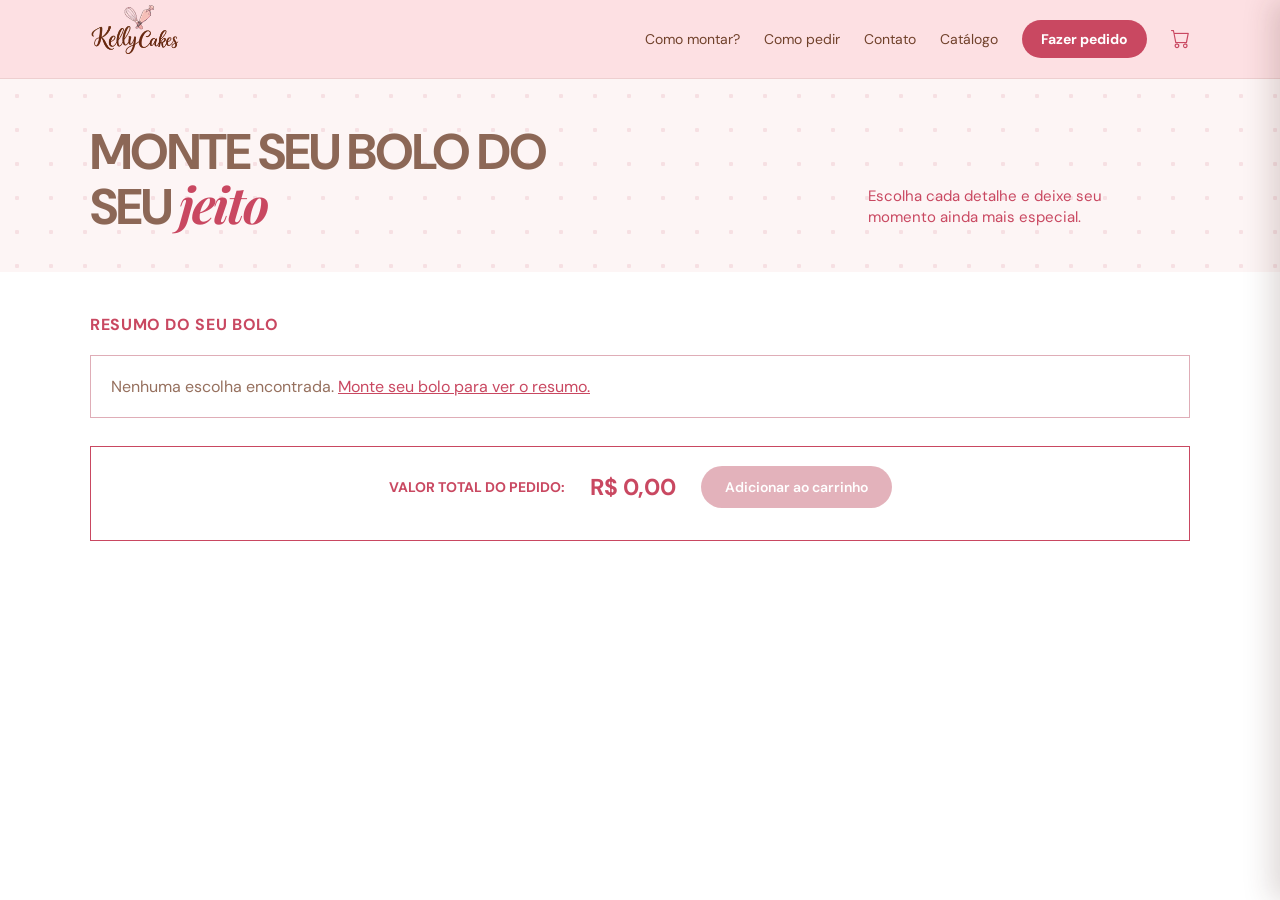
<file: resumoBolo.html>
<!DOCTYPE html>
<html lang="pt-BR">

<head>
  <meta charset="UTF-8">
  <meta name="viewport" content="width=device-width, initial-scale=1.0">
  <title>Resumo do pedido | Kelly Cakes</title>
  <link rel="preconnect" href="https://fonts.googleapis.com">
  <link rel="preconnect" href="https://fonts.gstatic.com" crossorigin>
  <link
    href="https://fonts.googleapis.com/css2?family=DM+Sans:wght@400;500;600;700&family=Playfair+Display:ital,wght@0,600;0,700;1,700&display=swap"
    rel="stylesheet">
  <link rel="stylesheet" href="https://cdn.jsdelivr.net/npm/bootstrap-icons@1.13.1/font/bootstrap-icons.min.css">
  <link rel="stylesheet" href="css/montarBolo.css">
  <link rel="stylesheet" href="css/cart.css">
  <script src="js/auth.js" defer></script>
  <script src="js/cart.js" defer></script>
</head>

<body>
<div data-kc-header></div>
  <main>
    <section class="mb-hero">
      <div class="mb-wrap mb-hero-content">
        <h1>Monte seu bolo do<br>seu <em>jeito</em></h1>
        <p>Escolha cada detalhe e deixe seu<br>momento ainda mais especial.</p>
      </div>
    </section>
    <section class="mb-summary mb-wrap" aria-labelledby="summary-title">
      <h2 id="summary-title">Resumo do seu bolo</h2>
      <div id="summary-content"></div>
      <div class="mb-total">
        <p>Valor total do pedido:</p><strong id="total-price">R$ 0,00</strong>
        <button id="add-to-cart" type="button">Adicionar ao carrinho</button>
        <p id="cart-message" class="mb-cart-message" aria-live="polite"></p>
      </div>
    </section>
  </main>
  <script src="js/resumoBolo.js"></script>
  <script src="js/header.js"></script>
</body>

</html>
</file>
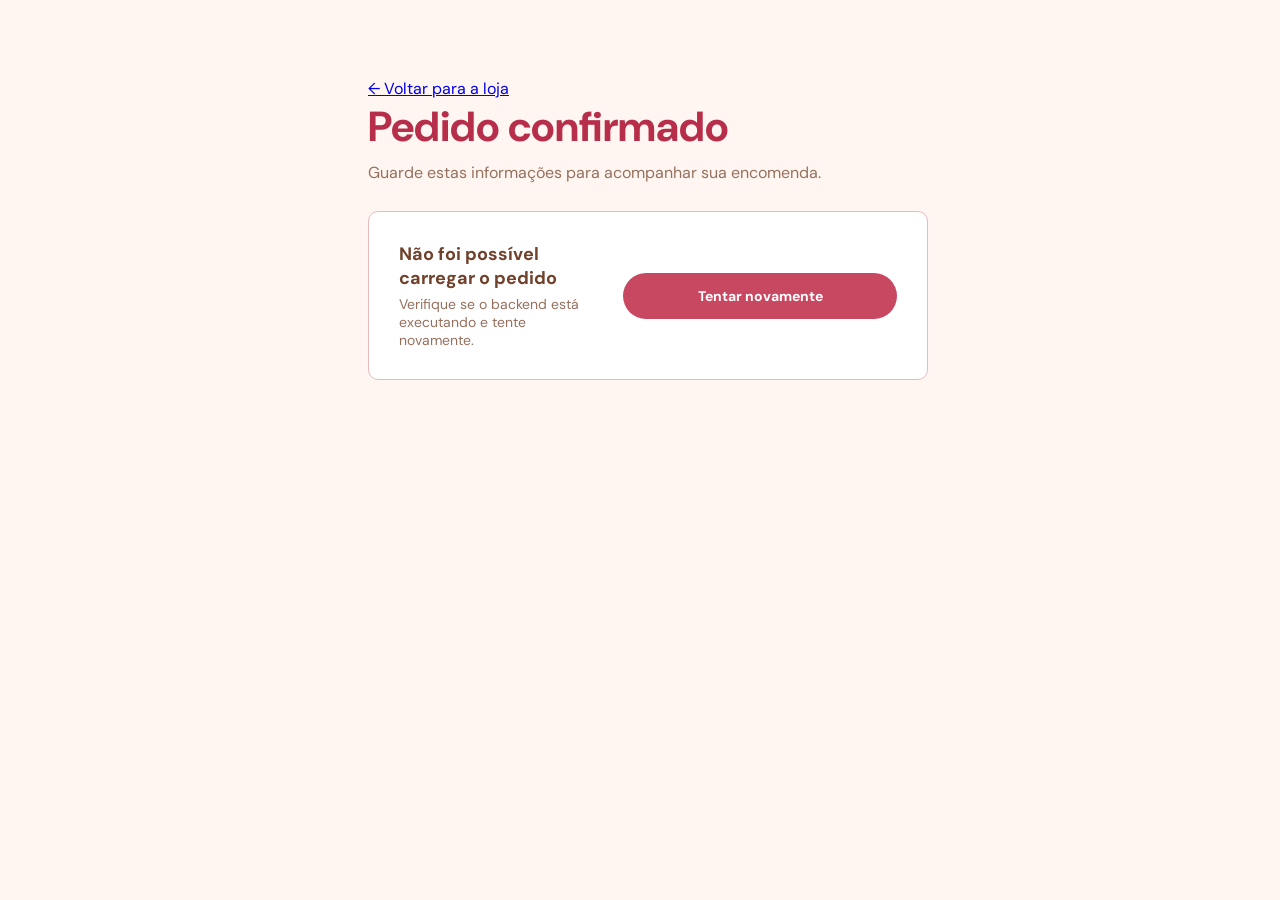
<file: resumoPedido.html>
<!doctype html>
<html lang="pt-BR">

<head>
    <meta charset="UTF-8">
    <meta name="viewport" content="width=device-width,initial-scale=1">
    <title>Resumo do pedido | Kelly Cakes</title>
    <link rel="preconnect" href="https://fonts.googleapis.com">
    <link rel="preconnect" href="https://fonts.gstatic.com" crossorigin>
    <link href="https://fonts.googleapis.com/css2?family=DM+Sans:wght@400;500;600;700&display=swap" rel="stylesheet">
    <link rel="stylesheet" href="css/pages.css">
    
</head>

<body class="kc-page">
    <main class="kc-page-main"><a href="portfolio.html">← Voltar para a loja</a>
        <h1>Pedido confirmado</h1>
        <p class="kc-intro">Guarde estas informações para acompanhar sua encomenda.</p>
        <section id="order-summary" class="kc-summary"></section>
    </main>
    <script src="js/auth.js" defer></script>
    <script src="js/resumo-pedido.js" defer></script>
</body>

</html>
</file>
<file: css/pages.css>
:root {
       --cream: #fff6f1;
    --blush: #fde0e3;
    --soft: #fdf5f5;
    --pink: #c94861;
    --wine: #b72e4a;
    --brown: #70412b;
    --sand: #b89b8b;
    --wrap: 1100px;
}
.kc-page {
    min-height: 100%;
    width: 100%;
    background: #fff6f1;
    color: #70412b;
    font-family: 'DM Sans', sans-serif;
}

.kc-page-main {
    width: min(calc(100% - 48px), 560px);
    margin: 0 auto;
    padding: 70px 0;
}

.kc-page h1 {
    margin: 0 0 8px;
    color: #b72e4a;
    font-size: clamp(30px, 5vw, 42px);
}

/* Campo com erro */
.campo.error input {
    border: 2px solid #c94861;
    background-color: #fff5f6;
    outline: none;
}

.campo.error input:focus {
    border-color: #c94861;
    box-shadow: 0 0 0 3px rgba(201, 72, 97, 0.12);
}

.campo.error small {
    display: block;
    margin-top: 5px;
    color: #c94861;
    font-size: 13px;
}


/* Campo válido */
.campo.success input {
    border: 2px solid #4caf50;
    background-color: #f6fff7;
    outline: none;
}

.campo.success input:focus {
    border-color: #4caf50;
    box-shadow: 0 0 0 3px rgba(76, 175, 80, 0.12);
}

.campo.success small {
    display: block;
    margin-top: 5px;
    color: #4caf50;
    font-size: 13px;
}

.kc-intro {
    margin: 0 0 28px;
    color: #96705e;
}

.kc-auth-card,
.kc-history-card,
.kc-catalog-card {
    padding: 30px;
    border: 1px solid #e7b9c0;
    border-radius: 10px;
    background: #fff;
}

.kc-auth-card label {
    display: grid;
    gap: 7px;
    margin-bottom: 18px;
    font-weight: 600;
}

.kc-auth-card input {
    padding: 12px;
    border: 1px solid #dfadb7;
    border-radius: 6px;
    color: #70412b;
    font: inherit;
}

.kc-primary {
    display: inline-block;
    width: 100%;
    padding: 14px;
    border: 0;
    border-radius: 999px;
    color: #fff;
    background: #c94861;
    font: 700 14px 'DM Sans', sans-serif;
    cursor: pointer;
    text-align: center;
    text-decoration: none;
}

.kc-primary:hover {
    background: #b72e4a;
}

.kc-auth-switch {
    margin: 22px 0 0;
    color: #96705e;
    text-align: center;
}

.kc-auth-switch a {
    color: #b72e4a;
    font-weight: 700;
}

.kc-message {
    min-height: 20px;
    margin: 0 0 15px;
    color: #b72e4a;
    font-size: 14px;
}

.kc-catalog {
    width: min(calc(100% - 48px), 1100px);
    margin: 0 auto;
    padding: 42px 0 72px;
}

.kc-catalog-hero { box-sizing:border-box; padding:48px 24px 39px; background:#fff0ef radial-gradient(rgba(201,72,97,.12) 2px,transparent 2.5px); background-size:34px 34px; }
.kc-catalog-hero__inner { width:min(100%,1100px); margin:0 auto; display:flex; align-items:end; justify-content:space-between; gap:30px; }
.kc-catalog-hero h1 { margin:0; color:#8c6756; font-size:clamp(36px,4vw,50px); line-height:1.02; letter-spacing:-.04em; text-transform:uppercase; }
.kc-catalog-hero h1 em { color:#c94861; font-family:'Playfair Display',serif; text-transform:none; }
.kc-catalog-hero p { max-width:390px; margin:0 8% 5px 0; color:#c94861; line-height:1.4; }

.kc-catalog-grid {
    display: grid;
    grid-template-columns: repeat(3, 1fr);
    gap: 24px;
}

.kc-catalog-card {
    display: flex;
    flex-direction: column;
    gap: 15px;

}

.kc-catalog-card img {
    width: 100%;
    height: 210px;
    object-fit: contain;
}

.kc-catalog-card h2 {
    margin: 0;
    font-size: 21px;
}

.kc-catalog-card p {
    flex: 1;
    margin: 0;
    color: #96705e;
    line-height: 1.5;
}

.kc-catalog-card .kc-primary {
    width: auto;
}

.kc-catalog > .kc-catalog-grid .kc-catalog-card {
    border: 1px solid #e7b9c0;
    border-radius: 10px;
    background: #fff;
}

.kc-history-list {
    display: grid;
    gap: 16px;
}

.kc-history-card {
    display: flex;
    justify-content: space-between;
    align-items: center;
    gap: 20px;
}

.kc-history-card h2 {
    margin: 0 0 5px;
    font-size: 18px;
}

.kc-history-card p {
    margin: 0;
    color: #96705e;
    font-size: 14px;
}

.kc-status {
    flex: none;
    padding: 7px 11px;
    border-radius: 999px;
    color: #fff;
    background: #c94861;
    font-size: 12px;
    font-weight: 700;
}

.kc-status.pronto {
    background: #96705e;
}

.kc-status.finalizado {
    background: #50835e;
}

.kc-summary {
    display: grid;
}

.kc-summary-card {
    padding: 30px;
    border: 1px solid #e7b9c0;
    border-radius: 10px;
    background: #fff;
}

.kc-summary-card h2 {
    margin: 0 0 8px;
    color: #b72e4a;
}

.kc-summary-card h3 {
    margin: 25px 0 8px;
    font-size: 16px;
}

.kc-summary-card p {
    color: #96705e;
    line-height: 1.6;
}

.kc-order-items {
    display: grid;
    gap: 10px;
    padding: 0;
    list-style: none;
}

.kc-order-items li {
    display: flex;
    justify-content: space-between;
    gap: 15px;
    padding: 12px 0;
    border-bottom: 1px solid #f0dce0;
}

.kc-order-items small {
    display: block;
    margin-top: 4px;
    color: #96705e;
}

.kc-total {
    display: flex;
    justify-content: space-between;
    margin: 22px 0;
    color: #b72e4a;
    font-weight: 700;
}

.kc-payment-result {
    margin: 22px 0;
    padding: 18px;
    background: #fff0f2;
}

.kc-payment-result h3 {
    margin-top: 0;
}

.kc-payment-result code,
.kc-barcode {
    display: block;
    padding: 10px;
    overflow-wrap: anywhere;
    color: #70412b;
    background: #fff;
}

.kc-payment-result button {
    margin-top: 12px;
    padding: 10px 14px;
    border: 0;
    border-radius: 6px;
    color: #fff;
    background: #c94861;
    font: 600 13px 'DM Sans', sans-serif;
    cursor: pointer;
}

.kc-barcode {
    font-family: monospace;
    font-size: 12px;
}

@media (max-width:700px) {
    .kc-catalog-grid {
        grid-template-columns: 1fr;
    }

    .kc-catalog-hero { padding:38px 20px; }

    .kc-catalog-hero__inner { width:100%; display:block; }

    .kc-catalog-hero p { margin:18px 0 0; }

    .kc-page-main,
    .kc-catalog {
        width: min(calc(100% - 40px), 560px);
        padding-top: 40px;
    }

    .kc-history-card {
        align-items: flex-start;
        flex-direction: column;
    }
}

.kc-staff {
    width: min(calc(100% - 48px), 1120px);
    margin: 0 auto;
    padding: 48px 0 80px;
}

.kc-staff-header,
.kc-section-heading {
    display: flex;
    justify-content: space-between;
    gap: 24px;
    align-items: flex-start;
}

.kc-staff-header h1 {
    margin: 0 0 8px;
}

.kc-staff-header>div:last-child {
    display: flex;
    gap: 10px;
}

.kc-eyebrow {
    margin: 0 0 6px;
    color: #c94861;
    font-size: 12px;
    font-weight: 700;
    letter-spacing: .12em;
}

.kc-link-button,
.kc-secondary {
    display: inline-block;
    padding: 12px 16px;
    border: 1px solid #c94861;
    border-radius: 999px;
    color: #b72e4a;
    background: #fff;
    font: 700 14px 'DM Sans', sans-serif;
    cursor: pointer;
    text-decoration: none;
}

.kc-staff-tabs {
    display: flex;
    gap: 8px;
    margin: 32px 0 26px;
    border-bottom: 1px solid #e7b9c0;
}

.kc-staff-tabs button {
    padding: 12px 17px;
    border: 0;
    border-bottom: 3px solid transparent;
    color: #96705e;
    background: transparent;
    font: 700 14px 'DM Sans', sans-serif;
    cursor: pointer;
}

.kc-staff-tabs button.is-active {
    border-color: #c94861;
    color: #b72e4a;
}

.kc-staff-section {
    display: none;
}

.kc-staff-section.is-active {
    display: block;
}

.kc-section-heading {
    margin-bottom: 18px;
}

.kc-section-heading h2 {
    margin: 0 0 5px;
    color: #b72e4a;
}

.kc-section-heading p {
    margin: 0;
    color: #96705e;
}

.kc-counter {
    padding: 7px 10px;
    border-radius: 999px;
    color: #b72e4a;
    background: #ffe5e9;
    font-size: 13px;
    font-weight: 700;
}

.kc-orders {
    display: grid;
    gap: 14px;
}

.kc-order-card,
.kc-panel-card,
.kc-empty-state {
    padding: 22px;
    border: 1px solid #e7b9c0;
    border-radius: 10px;
    background: #fff;
}

.kc-order-card {
    display: flex;
    justify-content: space-between;
    gap: 22px;
}

.kc-order-card h3 {
    margin: 5px 0 8px;
    color: #70412b;
}

.kc-order-main {
    flex: 1;
    min-width: 0;
}

.kc-order-items-block {
    max-width: 760px;
    margin-top: 16px;
    padding-top: 12px;
    border-top: 1px solid #f0dce0;
    color: #70412b;
    font-size: 14px;
}

.kc-order-items-block ul {
    display: grid;
    gap: 8px;
    margin: 9px 0;
    padding: 0;
    list-style: none;
}

.kc-order-items-block li,
.kc-order-total {
    display: flex;
    justify-content: space-between;
    gap: 16px;
}

.kc-order-items-block li span {
    color: #96705e;
}

.kc-order-items-block li small {
    display: block;
    margin-top: 4px;
    font-style: italic;
}

.kc-order-total {
    margin: 10px 0 0;
    padding-top: 10px;
    border-top: 1px solid #f0dce0;
    color: #b72e4a;
}

.kc-order-actions small {
    color: #96705e;
    font-size: 12px;
}

.kc-order-card p {
    margin: 5px 0;
    color: #96705e;
    font-size: 14px;
}

.kc-order-id {
    color: #b72e4a;
    font-size: 13px;
    font-weight: 700;
}

.kc-order-notes {
    padding-top: 6px;
    font-style: italic;
}

.kc-order-actions {
    display: grid;
    align-content: start;
    gap: 10px;
    min-width: 190px;
}

.kc-order-actions label {
    display: grid;
    gap: 5px;
    color: #70412b;
    font-size: 13px;
    font-weight: 700;
}

.kc-order-actions select,
.kc-form-grid input,
.kc-form-grid select,
.kc-form-grid textarea {
    padding: 11px;
    border: 1px solid #dfadb7;
    border-radius: 6px;
    color: #70412b;
    background: #fff;
    font: inherit;
}

.kc-form-grid {
    display: grid;
    grid-template-columns: repeat(2, 1fr);
    gap: 16px;
}

.kc-form-grid label {
    display: grid;
    gap: 7px;
    color: #70412b;
    font-size: 14px;
    font-weight: 700;
}

.kc-form-grid small {
    color: #96705e;
    font-weight: 400;
}

.kc-form-wide {
    grid-column: 1 / -1;
}

.kc-danger {
    width: 100%;
    margin-top: 6px;
    padding: 11px;
    border: 1px solid #b72e4a;
    border-radius: 999px;
    color: #b72e4a;
    background: #fff;
    font: 700 13px 'DM Sans', sans-serif;
    cursor: pointer;
}

.kc-empty-state {
    color: #96705e;
}

.kc-manage-catalog {
    margin-top: 24px;
}

.kc-manage-catalog .kc-catalog-card img {
    height: 170px;
}

.mb-hero {
    padding: 48px 0 39px;
    background-color: var(--soft);
    background-image: radial-gradient(rgba(201, 72, 97, .12) 2px, transparent 2.5px);
    background-size: 34px 34px;
}

.mb-hero-content {
    display: flex;
    align-items: end;
    justify-content: space-between;
    gap: 30px;
}

.mb-hero h1 {
    margin: 0;
    color: #8c6756;
    font-size: clamp(36px, 4vw, 50px);
    line-height: 1.02;
    letter-spacing: -.04em;
    text-transform: uppercase;
}

.mb-hero h1 em {
    color: var(--pink);
    font-family: 'Playfair Display', serif;
    text-transform: none;
    font-size: 56px;
}

.mb-hero p {
    margin: 0 8% 5px 0;
    color: var(--pink);
    font-size: 15px;
    line-height: 1.4;
}

@media (max-width:700px) {
    .kc-staff {
        width: min(calc(100% - 40px), 560px);
        padding-top: 36px;
    }

    .kc-staff-header,
    .kc-section-heading,
    .kc-order-card {
        flex-direction: column;
    }

    .kc-staff-header>div:last-child {
        width: 100%;
    }

    .kc-staff-header>div:last-child>* {
        flex: 1;
        text-align: center;
    }

    .kc-order-actions {
        width: 100%;
    }

    .kc-form-grid {
        grid-template-columns: 1fr;
    }

    .kc-form-wide {
        grid-column: auto;
    }
}

.kc-history-content {
    width: 100%;
    min-width: 0;
}

.kc-payment-detail {
    margin-top: 18px;
    padding: 16px;
    border: 1px solid #e8d4d7;
    border-radius: 12px;
    background: #fff6f1;
}

.kc-payment-detail h3 {
    margin-top: 0;
    color: #70412b;
}

.kc-pix-code {
    display: block;
    box-sizing: border-box;
    width: 100%;
    margin: 12px 0;
    padding: 12px;
    resize: vertical;
    overflow-wrap: anywhere;
    border: 1px solid #d9c4c0;
    border-radius: 8px;
    background: #fff;
    color: #333;
}

.kc-payment-detail .kc-primary {
    display: inline-block;
    padding: 10px 16px;
    border: 0;
    border-radius: 8px;
    background: #c94861;
    color: #fff;
    text-decoration: none;
    cursor: pointer;
    font: inherit;
}

.kc-payment-detail .kc-primary:hover {
    background: #b72e4a;
}
</file>
<file: css/montarBolo.css>
:root {
      --cream: #fff6f1;
    --blush: #fde0e3;
    --soft: #fdf5f5;
    --pink: #c94861;
    --wine: #b72e4a;
    --brown: #70412b;
    --sand: #b89b8b;
    --wrap: 1100px;
}

* {
    box-sizing: border-box;
}

body {
    margin: 0;
    color: var(--brown);
    background: #fff;
    font-family: 'DM Sans', sans-serif;
}

.mb-wrap {
    width: min(calc(100% - 48px), var(--wrap));
    margin-inline: auto;
}

.mb-header {
    background: var(--blush);
    border-bottom: 1px solid rgba(112, 65, 43, .1);
}

.mb-header-inner {
    min-height: 76px;
    display: flex;
    align-items: center;
    justify-content: space-between;
    gap: 28px;
}

.mb-brand img {
    display: block;
    width: 90px;
}

.mb-header nav {
    display: flex;
    align-items: center;
    gap: 24px;
}

.mb-header nav a {
    color: var(--brown);
    font-size: 13px;
    text-decoration: none;
    white-space: nowrap;
}

.mb-header nav a:hover {
    color: var(--pink);
}

.mb-header .mb-nav-button {
    padding: 8px 19px;
    border-radius: 999px;
    color: #fff;
    background: var(--pink);
    font-weight: 700;
}

.mb-header .mb-cart {
    color: var(--pink);
    font-size: 20px;
}

.mb-hero {
    padding: 48px 0 39px;
    background-color: var(--soft);
    background-image: radial-gradient(rgba(201, 72, 97, .12) 2px, transparent 2.5px);
    background-size: 34px 34px;
}

.mb-hero-content {
    display: flex;
    align-items: end;
    justify-content: space-between;
    gap: 30px;
}

.mb-hero h1 {
    margin: 0;
    color: #8c6756;
    font-size: clamp(36px, 4vw, 50px);
    line-height: 1.02;
    letter-spacing: -.04em;
    text-transform: uppercase;
}

.mb-hero h1 em {
    color: var(--pink);
    font-family: 'Playfair Display', serif;
    text-transform: none;
}

.mb-hero p {
    margin: 0 8% 5px 0;
    color: var(--pink);
    font-size: 15px;
    line-height: 1.4;
}

.mb-form {
    padding: 54px 0 72px;
}

.mb-step {
    min-width: 0;
    padding: 0;
    margin: 0 0 52px;
    border: 0;
}

.mb-step legend {
    padding: 0;
    color: #96705e;
    font-size: 22px;
    font-weight: 700;
}

.mb-step legend span {
    display: inline-grid;
    width: 27px;
    height: 27px;
    place-items: center;
    margin-right: 8px;
    border-radius: 50%;
    color: #fff;
    background: #c96879;
    font-size: 15px;
}

.mb-help {
    margin: 4px 0 23px 35px;
    color: var(--wine);
    font-size: 14px;
}

.mb-tier-options {
    display: grid;
    grid-template-columns: repeat(3, 1fr);
    gap: 30px;
    max-width: 780px;
    margin-inline: auto;
}

.mb-tier-card {
    position: relative;
    display: flex;
    min-height: 230px;
    align-items: center;
    flex-direction: column;
    justify-content: end;
    padding: 15px 15px 18px;
    border: 1px solid #e48191;
    border-radius: 8px;
    cursor: pointer;
    text-align: center;
    transition: .2s;
}

.mb-tier-card:hover,
.mb-tier-card:has(input:checked) {
    border-color: var(--pink);
    background: #fff8f8;
    box-shadow: 0 8px 20px rgba(201, 72, 97, .12);
}

.mb-tier-card input,
.mb-choice-grid input,
.mb-decoration-grid input {
    position: absolute;
    opacity: 0;
}

.mb-tier-card::before,
.mb-choice-grid label::before,
.mb-decoration-grid label::before {
    content: '';
    position: absolute;
    top: 11px;
    left: 11px;
    width: 13px;
    height: 13px;
    border: 1px solid var(--pink);
    border-radius: 50%;
}

.mb-tier-card:has(input:checked)::before,
.mb-choice-grid label:has(input:checked)::before,
.mb-decoration-grid label:has(input:checked)::before {
    border: 4px solid var(--pink);
}

.mb-tier-card img {
    max-width: 80%;
    height: 125px;
    object-fit: contain;
    margin-bottom: 9px;
}

.mb-tier-card strong {
    font-size: 16px;
}

.mb-tier-card small {
    margin: 4px 0;
    color: #98796c;
}

.mb-tier-card b {
    color: var(--pink);
    font-size: 13px;
}

.mb-panel {
    border: 1px solid #e7b9c0;
    border-radius: 8px;
}

.mb-select-grid {
    display: grid;
    grid-template-columns: repeat(3, 1fr);
    gap: 40px;
    padding: 20px 24px;
}

.mb-select-grid label,
.mb-fillings label {
    display: flex;
    align-items: center;
    gap: 12px;
    color: #96705e;
    font-size: 15px;
    font-weight: 600;
    white-space: nowrap;
}

select {
    width: 100%;
    min-width: 0;
    padding: 9px 27px 9px 10px;
    border: 0;
    border-radius: 0;
    color: var(--brown);
    background: #fde1e5;
    font: inherit;
}

select:disabled {
    color: #bba6a1;
    background: #faeff1;
    cursor: not-allowed;
}

.is-inactive {
    opacity: .42;
}

.is-inactive select {
    pointer-events: none;
}

.mb-fillings {
    padding: 22px 28px;
}

.mb-fillings>div {
    display: grid;
    grid-template-columns: 90px 1fr 1fr;
    gap: 26px;
    align-items: end;
}

.mb-fillings>div+div {
    margin-top: 22px;
}

.mb-fillings>div>strong {
    padding-bottom: 8px;
    color: #96705e;
}

.mb-fillings label {
    display: grid;
    gap: 3px;
    color: #aa8376;
    font-size: 10px;
    font-weight: 500;
}

.mb-choice-grid,
.mb-decoration-grid {
    display: grid;
    grid-template-columns: repeat(3, 1fr);
    gap: 16px;
}

.mb-choice-grid label,
.mb-decoration-grid label {
    position: relative;
    display: grid;
    place-items: center;
    min-height: 72px;
    border: 1px solid #e48191;
    border-radius: 8px;
    cursor: pointer;
    color: #96705e;
    font-size: 17px;
    font-weight: 700;
    transition: .2s;
}

.mb-choice-grid label:hover,
.mb-decoration-grid label:hover,
.mb-choice-grid label:has(input:checked),
.mb-decoration-grid label:has(input:checked) {
    border-color: var(--pink);
    background: #fff8f8;
}

.mb-decoration-grid {
    grid-template-columns: repeat(3, 1fr);
}

.mb-decoration-grid label {
    min-height: 145px;
    align-items: center;
    justify-content: center;
    padding: 18px 14px 15px;
    overflow: hidden;
}

.mb-decoration-grid label img {
    width: 100%;
    height: 88px;
    object-fit: contain;
    border-radius: 15px;
    
    
}

.mb-decoration-grid label span {
    padding-top: 5px;
}

.mb-photo-upload {
    display: flex;
    align-items: center;
    gap: 13px;
    min-height: 58px;
    margin-top: 18px;
    padding: 8px 12px;
    border: 1px dashed #e48191;
    border-radius: 8px;
    color: #96705e;
}

.mb-photo-upload input[type="file"] {
    position: absolute;
    width: 1px;
    height: 1px;
    overflow: hidden;
    opacity: 0;
}

.mb-photo-upload label {
    flex: none;
    padding: 9px 13px;
    border-radius: 6px;
    color: #fff;
    background: #c96879;
    font-size: 13px;
    font-weight: 700;
    cursor: pointer;
}

.mb-photo-upload p {
    margin: 0;
    font-size: 12px;
    line-height: 1.35;
}

.mb-photo-upload img {
    width: 42px;
    height: 42px;
    margin-left: auto;
    border-radius: 4px;
    object-fit: cover;
}

.mb-notes {
    margin-bottom: 32px;
}

.mb-notes textarea {
    width: 100%;
    min-height: 76px;
    resize: vertical;
    padding: 15px;
    border: 1px solid #e48191;
    border-radius: 8px;
    color: var(--brown);
    font: inherit;
}

.mb-notes textarea:focus,
select:focus {
    outline: 2px solid rgba(201, 72, 97, .35);
    outline-offset: 2px;
}

.mb-submit {
    display: block;
    min-width: 150px;
    margin: auto;
    padding: 14px 31px;
    border: 0;
    border-radius: 15px;
    color: #fff;
    background: #c96879;
    font: 600 15px 'DM Sans', sans-serif;
    cursor: pointer;
    transition: transform .2s;
}

.mb-submit:hover {
    transform: translateY(-2px);
}

.mb-summary {
    padding: 42px 0 72px;
}

.mb-summary h2 {
    margin: 0 0 20px;
    color: var(--pink);
    font-size: 16px;
    letter-spacing: .04em;
    text-transform: uppercase;
}

.mb-summary-card {
    display: flex;
    align-items: end;
    justify-content: space-between;
    gap: 24px;
    min-height: 81px;
    padding: 17px 20%;
    margin-bottom: 20px;
    border: 1px solid #dfadb7;
    color: #96705e;
    background: #fffafa;
}

.mb-summary-card h3 {
    margin: 0 0 7px;
    font-size: 17px;
}

.mb-summary-card p {
    margin: 0;
    font-size: 13px;
    line-height: 1.5;
}

.mb-summary-card>strong {
    flex: none;
    color: var(--wine);
    font-size: 12px;
}

.mb-summary-photo {
    align-items: center;
}

.mb-summary-photo img {
    width: 70px;
    height: 70px;
    border-radius: 5px;
    object-fit: cover;
}

.mb-total {
    display: flex;
    flex-wrap: wrap;
    align-items: center;
    justify-content: center;
    gap: 13px 25px;
    margin-top: 28px;
    padding: 19px;
    border: 1px solid var(--pink);
    color: var(--pink);
    text-transform: uppercase;
}

.mb-total>p {
    margin: 0;
    font-size: 14px;
    font-weight: 700;
}

.mb-total>strong {
    font-size: 23px;
}

.mb-total button {
    flex-basis: auto;
    padding: 12px 24px;
    border: 0;
    border-radius: 999px;
    color: #fff;
    background: #c96879;
    font: 600 14px 'DM Sans', sans-serif;
    cursor: pointer;
}

.mb-total button:disabled {
    opacity: .5;
    cursor: not-allowed;
}

.mb-cart-message {
    width: 100%;
    margin: 0;
    color: var(--wine);
    font-size: 13px;
    text-align: center;
}

.mb-empty-summary {
    margin: 0 0 25px;
    padding: 20px;
    border: 1px solid #dfadb7;
    color: #96705e;
}

.mb-empty-summary a {
    color: var(--pink);
}

.sr-only {
    position: absolute;
    width: 1px;
    height: 1px;
    padding: 0;
    overflow: hidden;
    clip: rect(0, 0, 0, 0);
    white-space: nowrap;
    border: 0;
}


/* Campo de foto com erro */
#foto-modelo.foto-erro {
    border: 2px solid #dc3545 !important;
    background-color: #fff0f0;
    border-radius: 8px;
}

/* Mensagem de erro */
#foto-modelo-ajuda.foto-ajuda-erro {
    display: block;
    margin-top: 8px;
    padding: 10px 12px;

    color: #b42318;
    background-color: #fde7e7;

    border: 1px solid #f1aeb5;
    border-radius: 8px;

    font-weight: 600;
}



@media (max-width:760px) {
    .mb-wrap {
        width: min(calc(100% - 40px), var(--wrap));
    }

    .mb-header-inner {
        min-height: 68px;
    }

    .mb-header nav {
        gap: 14px;
    }

    .mb-header nav a:not(.mb-nav-button):not(.mb-cart) {
        display: none;
    }

    .mb-hero {
        padding: 38px 0;
    }

    .mb-hero-content {
        display: block;
    }

    .mb-hero p {
        margin: 18px 0 0;
    }

    .mb-tier-options {
        gap: 14px;
    }

    .mb-tier-card {
        min-height: 190px;
        padding-inline: 8px;
    }

    .mb-tier-card img {
        height: 92px;
    }

    .mb-tier-card strong {
        font-size: 14px;
    }

    .mb-tier-card small {
        font-size: 11px;
    }

    .mb-select-grid {
        gap: 14px;
        padding: 18px;
    }

    .mb-select-grid label {
        display: grid;
        gap: 7px;
        white-space: normal;
    }

    .mb-fillings {
        padding: 18px;
    }

    .mb-fillings>div {
        grid-template-columns: 1fr 1fr;
        gap: 14px;
    }

    .mb-fillings>div>strong {
        grid-column: 1/-1;
        padding: 0;
    }

    .mb-choice-grid,
    .mb-decoration-grid {
        grid-template-columns: repeat(2, 1fr);
    }

    .mb-photo-upload {
        align-items: flex-start;
        flex-wrap: wrap;
    }

    .mb-photo-upload p {
        flex: 1;
    }

    .mb-step {
        margin-bottom: 42px;
    }
}

@media (max-width:430px) {
    .mb-tier-options {
        grid-template-columns: 1fr;
    }

    .mb-tier-card {
        min-height: 210px;
    }

    .mb-select-grid {
        grid-template-columns: 1fr;
    }

    .mb-fillings>div {
        grid-template-columns: 1fr;
    }

    .mb-choice-grid,
    .mb-decoration-grid {
        grid-template-columns: 1fr;
    }

    .mb-decoration-grid label {
        min-height: 105px;
    }

    .mb-step legend {
        font-size: 19px;
    }
}


/* =========================================
   PAGAMENTO
========================================= */

.pagamento-container {
    width: min(calc(100% - 48px), var(--wrap));
    margin: 0 auto;
    padding: 25px 0 70px;
}


/* =========================================
   TÍTULO
========================================= */

.pagamento-container h1 {
    margin: 0;

    color: var(--brown);

    font-size: 18px;
    font-weight: 700;
}

.pagamento-subtitulo {
    margin: 4px 0 0;

    color: #9b7666;

    font-size: 12px;
}


/* =========================================
   ETAPAS
========================================= */

.etapas {
    position: relative;

    width: 65%;

    margin: 34px auto 55px;

    display: flex;
    justify-content: space-between;
}


/* linha */

.etapas::before {
    content: "";

    position: absolute;

    top: 15px;

    left: 8%;
    right: 8%;

    height: 1px;

    background: var(--pink);

    z-index: 0;
}


.etapa {
    position: relative;

    z-index: 1;

    width: 100px;

    display: flex;
    flex-direction: column;
    align-items: center;
}


/* círculo */

.etapa-numero {
    width: 30px;
    height: 30px;

    display: flex;
    align-items: center;
    justify-content: center;

    border-radius: 50%;

    background: #f6d9dd;

    color: #98796c;

    font-size: 15px;
    font-weight: 600;
}


/* etapa atual */

.etapa.atual .etapa-numero {
    background: #e9aeb8;

    color: #805e51;
}


/* etapa concluída */

.etapa.concluida .etapa-numero {
    background: #e9aeb8;

    color: #805e51;
}


.etapa span {
    margin-top: 8px;

    color: #9b7666;

    font-size: 12px;
}


/* =========================================
   SEÇÕES
========================================= */

.pagamento-secao {
    margin-bottom: 48px;
}


.pagamento-secao h2 {
    margin: 0 0 10px;

    color: #4e2c20;

    font-size: 13px;
    font-weight: 700;
}


/* =========================================
   CARD DO CLIENTE
========================================= */

.cliente-card {
    min-height: 105px;

    padding: 20px 45px;

    display: flex;
    align-items: center;

    background: #fff0f2;
}


.cliente-icones {
    width: 55px;

    display: flex;
    flex-direction: column;

    gap: 5px;

    color: #4e2c20;

    font-size: 17px;
}


.cliente-dados {
    display: flex;
    flex-direction: column;

    gap: 3px;
}


.cliente-dados strong {
    color: var(--brown);

    font-family: "Playfair Display", serif;

    font-size: 18px;

    font-weight: 600;
}


.cliente-dados span {
    color: #9b7666;

    font-size: 13px;
}


.btn-editar {
    margin-left: auto;

    border: 0;
    padding: 0;

    background: transparent;

    color: var(--wine);

    font-family: inherit;
    font-size: 10px;

    text-decoration: underline;

    cursor: pointer;
}


/* =========================================
   PAGAMENTO
========================================= */

.pagamento-card {
    padding: 25px 30px 20px;

    background: #fff0f2;
}


.opcao-pagamento {
    position: relative;

    min-height: 85px;

    display: flex;
    align-items: center;

    cursor: pointer;
}


/* esconde radio original */

.opcao-pagamento input {
    position: absolute;

    opacity: 0;
}


/* círculo */

.radio-personalizado {
    width: 29px;
    height: 18px;

    margin-right: 33px;

    border: 1px solid var(--pink);

    border-radius: 50%;

    flex-shrink: 0;

    display: flex;
    align-items: center;
    justify-content: center;
}


/* círculo interno */

.opcao-pagamento input:checked + .radio-personalizado::after {
    content: "";

    width: 9px;
    height: 9px;

    border-radius: 50%;

    background: var(--pink);
}


/* informações */

.opcao-pagamento div {
    display: flex;
    flex-direction: column;

    gap: 5px;
}


.opcao-pagamento strong {
    color: var(--brown);

    font-size: 17px;

    font-weight: 500;
}


.opcao-pagamento small {
    color: #9b7666;

    font-size: 13px;
}


/* =========================================
   BOTÃO
========================================= */

.btn-continuar {
    display: block;

    margin: -20px auto 0;

    padding: 12px 32px;

    border: 0;

    border-radius: 20px;

    background: var(--pink);

    color: white;

    font-family: "DM Sans", sans-serif;

    font-size: 14px;
    font-weight: 600;

    cursor: pointer;

    transition: .2s;
}


.btn-continuar:hover {
    background: var(--wine);

    transform: translateY(-2px);
}

.payment-extra { margin-top: 16px; }
.payment-detail { padding: 22px 30px; border: 1px solid #e7b9c0; background: #fffafa; }
.payment-detail h3 { margin: 0 0 14px; color: var(--brown); font-size: 16px; }
.payment-detail p { margin: 0; color: #9b7666; font-size: 13px; }
.payment-detail label { display: grid; gap: 6px; margin: 12px 0; color: #70412b; font-size: 13px; font-weight: 600; }
.payment-detail input, .payment-detail select { width: 100%; padding: 10px; border: 1px solid #dfadb7; border-radius: 5px; background: #fff; font: inherit; }
.saved-cards { display: grid; gap: 6px; }.saved-cards label { display: flex; align-items: center; gap: 8px; margin: 0; padding: 10px; border: 1px solid #efcbd0; background: #fff; }.saved-cards input { width: auto; }
.payment-fields { display: grid; grid-template-columns: 1fr 1fr; gap: 14px; }.add-card-link { margin-top: 14px; padding: 0; border: 0; color: var(--wine); background: transparent; font: 600 13px 'DM Sans', sans-serif; text-decoration: underline; cursor: pointer; }


/* =========================================
   RESPONSIVO
========================================= */

@media (max-width: 760px) {

    .pagamento-container {
        width: min(calc(100% - 40px), var(--wrap));
    }


    .etapas {
        width: 90%;
    }


    .cliente-card {
        padding: 20px;
    }


    .pagamento-card {
        padding: 20px;
    }


    .radio-personalizado {
        margin-right: 20px;
    }

}


@media (max-width: 500px) {

    .pagamento-container {
        padding-top: 20px;
    }


    .pagamento-container h1 {
        font-size: 17px;
    }


    .pagamento-subtitulo {
        font-size: 11px;
    }


    .etapas {
        width: 100%;

        margin-top: 30px;
        margin-bottom: 40px;
    }


    .etapa {
        width: 80px;
    }


    .etapa span {
        font-size: 10px;
    }


    .cliente-card {
        padding: 18px 15px;
    }


    .cliente-icones {
        width: 40px;
    }


    .cliente-dados strong {
        font-size: 16px;
    }


    .cliente-dados span {
        font-size: 11px;
    }


    .pagamento-card {
        padding: 15px;
    }


    .opcao-pagamento strong {
        font-size: 16px;
    }


    .opcao-pagamento small {
        font-size: 11px;
    }

}
</file>
<file: css/cart.css>
.kc-cart-backdrop {
    position: fixed;
    inset: 0;
    z-index: 20;
    background: rgba(71, 38, 30, .35);
    opacity: 0;
    pointer-events: none;
    transition: opacity .25s;
}

.kc-cart-drawer {
    position: fixed;
    top: 0;
    right: 0;
    z-index: 21;
    display: flex;
    width: min(100%, 400px);
    height: 100dvh;
    flex-direction: column;
    padding: 28px;
    color: #70412b;
    background: #fff6f1;
    box-shadow: -8px 0 28px rgba(64, 35, 27, .18);
    transform: translateX(100%);
    transition: transform .25s ease;
}

.kc-cart-drawer.is-open {
    transform: translateX(0);
}

.kc-cart-backdrop.is-open {
    opacity: 1;
    pointer-events: auto;
}

.kc-cart-heading {
    display: flex;
    align-items: center;
    justify-content: space-between;
    padding-bottom: 22px;
    border-bottom: 1px solid #edc6cc;
}

.kc-cart-heading h2 {
    margin: 0;
    color: #b72e4a;
    font-size: 24px;
}

.kc-cart-close {
    width: 34px;
    height: 34px;
    border: 0;
    border-radius: 50%;
    color: #b72e4a;
    background: #fde0e3;
    font-size: 24px;
    cursor: pointer;
}

.kc-cart-items {
    display: grid;
    gap: 14px;
    flex: 1;
    padding: 22px 0;
    overflow: auto;
}

.kc-cart-item {
    display: grid;
    grid-template-columns: auto 1fr auto;
    gap: 9px 15px;
    padding: 17px;
    border: 1px solid #e6b3bc;
    border-radius: 7px;
    background: #fffafa;
}

.kc-cart-item h3 {
    margin: 0 0 6px;
    font-size: 16px;
}

.kc-cart-item p {
    margin: 0;
    color: #96705e;
    font-size: 13px;
    line-height: 1.45;
}

.kc-cart-item strong {
    align-self: center;
    color: #b72e4a;
    font-size: 14px;
}

.kc-cart-item img {
    width: 54px;
    height: 54px;
    border-radius: 4px;
    object-fit: cover;
}

.kc-cart-remove {
    grid-column: 1/-1;
    justify-self: start;
    padding: 0;
    border: 0;
    color: #c94861;
    background: transparent;
    font: 600 12px 'DM Sans', sans-serif;
    cursor: pointer;
    text-decoration: underline;
}

.kc-cart-empty {
    margin: auto 0;
    color: #96705e;
    text-align: center;
}

.kc-cart-total {
    display: flex;
    justify-content: space-between;
    padding: 19px 0;
    border-top: 1px solid #edc6cc;
    color: #b72e4a;
    font-size: 15px;
    text-transform: uppercase;
}

.kc-cart-total strong {
    font-size: 21px;
}

.kc-checkout {
    width: 100%;
    padding: 14px;
    border: 0;
    border-radius: 999px;
    color: #fff;
    background: #c94861;
    font: 700 14px 'DM Sans', sans-serif;
    cursor: pointer;
}

.kc-checkout:disabled {
    opacity: .5;
    cursor: not-allowed;
}

.kc-order-history {
    display: block;
    margin: 0 0 14px;
    color: #b72e4a;
    font-size: 13px;
    font-weight: 700;
    text-align: center;
}
</file>
<file: css/portfolio.css>
:root {
    --cream: #fff6f1;
    --blush: #fde0e3;
    --soft: #fdf5f5;
    --pink: #c94861;
    --wine: #b72e4a;
    --brown: #70412b;
    --sand: #b89b8b;
    --wrap: 1100px;
    --alinhamento-menu: max(24px, calc((100vw - var(--wrap)) / 2));
}

* {
    box-sizing: border-box
}

html {
    scroll-behavior: smooth
}

body {
    margin: 0;
    color: var(--brown);
    background: var(--cream);
    font-family: 'DM Sans', sans-serif
}

.wrap,
.header-inner {
    width: min(calc(100% - 48px), var(--wrap));
    margin-inline: auto
}

.site-header {
    background: var(--blush);
    border-bottom: 1px solid rgba(112, 65, 43, .1)
}

.header-inner {
    height: 76px;
    display: flex;
    align-items: center;
    justify-content: space-between;
    gap: 30px
}

.brand img {
    display: block;
    width: 90px
}

.site-header nav {
    display: flex;
    align-items: center;
    gap: 30px
}

.site-header nav a {
    color: var(--brown);
    font-size: 14px;
    text-decoration: none
}

.site-header nav a:hover {
    color: var(--pink)
}

.site-header .nav-cta {
    padding: 10px 20px;
    color: #fff;
    background: var(--pink);
    border-radius: 999px;
    font-weight: 700
}

.hero {
    overflow: hidden;
    padding: 82px 0 72px;
    background-color: var(--soft);
    background-image: radial-gradient(#f8d3d6 2px, transparent 2.5px);
    background-size: 34px 34px
}

.hero-grid {
    display: grid;
    grid-template-columns: 1fr 1.05fr;
    align-items: center;
    gap: 55px
}

.eyebrow {
    margin: 0 0 14px;
    color: var(--pink);
    font-size: 11px;
    font-weight: 700;
    letter-spacing: .16em
}
.hero h1,
.section-heading h2,
.about h2,
.order h2 {
    margin: 0;
    line-height: .99;
    letter-spacing: -.045em
}

.hero h1 {
    font-size: clamp(43px, 5.2vw, 50px);
    text-transform: uppercase;
    color: #8c6756
}

.hero h1 em,
.section-heading em,
.about em,
.order em {
    font-family: 'Playfair Display', serif;
    color: var(--pink);
    font-weight: 700
}

.hero-text {
    max-width: 440px;
    margin: 25px 0 29px;
    font-size: 17px;
    line-height: 1.5
}

.button {
    display: inline-flex;
    align-items: center;
    gap: 14px;
    padding: 13px 20px;
    border-radius: 7px;
    font-size: 14px;
    font-weight: 700;
    text-decoration: none;
    transition: transform .2s
}

.button:hover {
    transform: translateY(-3px)
}

.button-fill {
    color: #fff;
    background: var(--pink)
}

.hero-art {
    position: relative
}

.hero-art:before {
    content: '';
    position: absolute;
    inset: 11% 3%;
    border: 1px solid rgba(201, 72, 97, .32);
    border-radius: 50%
}

.hero-art img {
    position: relative;
    display: block;
    border-radius: 15px;
    width: 100%;
    filter: drop-shadow(0 22px 22px rgba(0, 0, 0, 0.14))
}

.portfolio {
    padding: 110px 0
}

.section-heading {
    display: flex;
    align-items: end;
    justify-content: space-between;
    gap: 45px;
    margin-bottom: 45px
}

.section-heading h2,
.about h2,
.order h2 {
    font-size: clamp(36px, 4.3vw, 58px)
}

.section-heading>p {
    max-width: 360px;
    margin: 0;
    font-size: 16px;
    line-height: 1.5
}

.work-grid {
    display: grid;
    grid-template-columns: 1.08fr .92fr;
    gap: 24px
}

.work-card {
    overflow: hidden;
    border-radius: 3px;
    background: var(--blush)
}

.work-image {
    overflow: hidden
}

.work-image img {
    display: block;
    width: 100%;
    height: 100%;
    object-fit: cover
}

.cake-image {
    height: 390px;
    background: #fff
}

.cake-image img {
    object-position: center
}

.work-copy {
    padding: 28px 32px
}

.work-copy span {
    color: var(--pink);
    font-size: 12px;
    font-weight: 700
}

.work-copy h3 {
    margin: 9px 0;
    font-family: 'Playfair Display', serif;
    font-size: 30px
}

.work-copy p {
    max-width: 350px;
    margin: 0;
    line-height: 1.45
}

.accent {
    display: grid;
    grid-template-rows: auto 1fr;
    background: var(--wine);
    color: #fff7f2
}

.accent .work-copy {
    padding-bottom: 20px
}

.accent .work-copy span {
    color: #f8cbd1
}

.layers-image {
    height: 270px;
    background: #f7d7d8
}

.layers-image img {
    object-position: center 38%
}

.about {
    padding: 95px 0;
    background: #fce7e7;
    position: relative;
    z-index: 2;
}

.img-divisor {
    position: absolute;
    bottom: -90px;
    left: var(--alinhamento-menu);
    z-index: 2;
    width: 200px;
    transform: translateX(0);
}

.about-grid {
    display: grid;
    grid-template-columns: 1fr 1.12fr;
    gap: 55px
}

.about-statement {
    grid-row: span 2
}

.about-copy {
    padding: 30px;
    color: #fff7f2;
    background: var(--wine);
    font-size: 22px;
    line-height: 1.24
}

.qualities {
    display: grid;
    grid-template-columns: repeat(3, 1fr);
    gap: 18px;
    padding: 0;
    margin: 0;
    list-style: none
}

.qualities li {
    font-size: 15px;
    line-height: 1.3
}

.qualities img {
    display: block;
    width: 45px;
    height: 45px;
    object-fit: contain;
    margin-bottom: 12px
}

.order {
    padding: 82px 0;
    background: #ffdce1;
    color: var(--pink);
    position: relative;
 
}
.coracao {
    position: absolute;
    top: -90px;
    bottom: auto;
    left: var(--alinhamento-menu);
    z-index: 3;
    width: 200px;
    transform: translateX(0);
}

.order-inner {
    display: flex;
    align-items: center;
    justify-content: space-between;
    gap: 30px;
}

.order .eyebrow {
    color: var(--brown)
}

.order em {
    color: var(--wine)
}

.button-light {
    flex: none;
    color: var(--wine);
    background: #fff6f1
}

@media(max-width:760px) {

    .wrap,
    .header-inner {
        width: min(calc(100% - 40px), var(--wrap))
    }

    .header-inner {
        height: 68px
    }

    .site-header nav a:not(.nav-cta) {
        display: none
    }

    .site-header nav {
        gap: 0
    }

    .hero {
        padding: 58px 0
    }

    .hero-grid,
    .about-grid {
        grid-template-columns: 1fr
    }

    .hero-art {
        max-width: 480px;
        margin: auto
    }

    .section-heading,
    .order-inner {
        display: block
    }

    .section-heading>p {
        margin-top: 22px
    }

    .work-grid {
        grid-template-columns: 1fr
    }

    .cake-image {
        height: 300px
    }

    .qualities {
        grid-template-columns: 1fr
    }

    .qualities li {
        display: flex;
        align-items: center;
        gap: 15px
    }

    .qualities img {
        margin: 0
    }

    .about-statement {
        grid-row: auto
    }

    .about-copy {
        font-size: 19px
    }

    .order-inner .button {
        margin-top: 28px
    }
}

@media(max-width:420px) {
    .hero h1 {
        font-size: 39px
    }

    .work-copy {
        padding: 23px
    }

    .site-header .nav-cta {
        padding: 9px 15px
    }

    .brand img {
        width: 72px
    }
}

/* Menu utilizado no portfólio */
.menu div:last-of-type a {
    padding: 10px 20px;
    border-radius: 999px;
    color: #fff;
    background: var(--pink);
    font-weight: 700;
}

.menu .carrinho {
    color: var(--pink);
    font-size: 22px;
    text-decoration: none;
}

/* Como montar */
.builder {
    padding: 105px 0;
    background: var(--sand);
    color: #fff7f2;
    position: relative;
    z-index: 1;
}

.builder .eyebrow {
    color: #ffe8e8;
}

.builder-heading {
    display: flex;
    align-items: end;
    justify-content: space-between;
    gap: 50px;
    margin-bottom: 42px;
}

.builder-heading h2 {
    margin: 0;
    font-size: clamp(38px, 4.5vw, 59px);
    line-height: .98;
    text-transform: uppercase;
    letter-spacing: -.04em;
}

.builder-heading h2 em {
    color: #fff0ef;
    font-family: 'Playfair Display', serif;
    text-transform: none;
}

.builder-heading>p {
    max-width: 300px;
    margin: 0;
    line-height: 1.5;
}

.size-panel {
    display: grid;
    grid-template-columns: 260px 1fr;
    align-items: center;
    min-height: 250px;
    padding: 24px 36px;
    border: 4px solid rgba(112, 65, 43, .35);
    color: var(--brown);
    background: #fff4ef;
}

.size-panel h3,
.choice h3 {
    margin: 0;
    font-size: 30px;
    line-height: 1;
    text-transform: uppercase;
    color: #6B3E26;
}

.step-number {
    display: block;
    color: #6B3E26;
    font-family: serif;
    font-size: 70px;
    font-weight: 700;
    line-height: .8;
}

.size-panel img {
    width: 100%;
    max-height: 350px;
    object-fit: cover;
    object-position: center 46%;
}

.builder-details {
    display: grid;
    gap: 50px;
    align-items: center;
    padding: 65px 36px 38px;
}

.choice {
    display: flex;
    gap: 13px;
}

.choice h3 {
    font-weight: 5px;
}

.choice h3 em {
    display: block;
    color: #6B3E26;
    font-family: 'Playfair Display', serif;
    text-transform: none;
    font-size: 50px;
}

.choice p {
    margin: 10px 0 0;
    font-size: 15px;
    line-height: 1.45;
}

.choice h4 {
    margin: 17px 0 0;
    color: var(--pink);
    font-size: 12px;
    letter-spacing: .08em;
    text-transform: uppercase;
}

.layers {
    position: relative;
    min-height: 285px;
    padding-right: 230px;
}

.layers img {
    position: absolute;
    right: 0;
    bottom: 60px;
    width: 450px;
    object-fit: contain;
}

.finish-grid {
    display: grid;
    grid-template-columns: 1fr 1fr;
    gap: 50px;
    padding: 0 36px;
}

.finish-grid .choice+.choice {
    padding-left: 50px;
    border-left: 1px solid rgba(255, 247, 242, .5);
}

.builder-action {
    margin-top: 60px;
    text-align: center;
}

.builder-action .button {
    color: var(--wine);
    background: #fff6f1;
}

.bolo-divisor {
    position: absolute;
    bottom: -90px;
    left: auto;
    right: var(--alinhamento-menu);
    z-index: 2;
    width: 200px;
    transform: translateX(0);
}

/* Como pedir, retirada e contatos */
.how-to-order {
    position: relative;
    overflow: visible;
    width: 100%;
    background: #fbd0d8;
}

.order-process {
    padding: 74px 36px 58px;
    background: #fbd0d8;
    box-shadow: 0 0 0 100vmax #fbd0d8;
    clip-path: inset(0 -100vmax);
}

.process-title {
    display: flex;
    align-items: center;
    justify-content: center;
    gap: 24px;
    margin-bottom: 35px;
}

.process-title h2 {
    margin: 0;
    color: var(--pink);
    font-size: clamp(60px, 3.5vw, 46px);
    font-weight: 500;
    line-height: 1;
    transform: translateY(-50px);
}

.process-title img {
    width: 200px;
    object-fit: contain;
}

.steps {
    display: grid;
    grid-template-columns: repeat(4, 1fr);
    gap: 20px;
    padding: 0;
    margin: 0;
    list-style: none;
}

.steps li {
    position: relative;
    text-align: center;
}

.steps li:not(:last-child)::after {
    content: '→';
    position: absolute;
    top: 3px;
    right: -14px;
    color: var(--pink);
    font-size: 22px;
}

.steps span {
    display: grid;
    position: absolute;
    top: -12px;
    left: 0;
    z-index: 1;

    width: 35px;
    height: 35px;
    place-items: center;
    margin: 0 auto -7px;
    border-radius: 50%;
    color: #fff;
    background: #e99585;
    font-size: 15px;
    font-weight: 700;
}

.steps strong {
    display: block;
    padding: 10px 8px 7px;
    border-radius: 999px;
    color: var(--brown);
    background: #ffffff;
    font-size: 20px;
}

.steps p {
    margin: 12px 0 0;
    color: #845a4d;
    font-size: 15px;
    line-height: 1.35;
}

.pickup {
    display: grid;
    grid-template-columns: 1.05fr .95fr;
    gap: 55px;
    padding: 54px 36px;
    background: #ffdce1;
    box-shadow: 0 0 0 100vmax #ffdce1;
    clip-path: inset(0 -100vmax);
}

.pickup .eyebrow {
    margin-bottom: 4px;
    color: var(--pink);
}

.pickup h2 {
    margin: 0;
    color: var(--wine);
    font-size: clamp(31px, 3.6vw, 46px);
    line-height: .98;
    text-transform: uppercase;
}

.pickup>div>p:not(.eyebrow) {
    max-width: 310px;
    margin: 15px 0;
    font-size: 15px;
    line-height: 1.5;
}

.map-link {
    display: inline-block;
    padding: 7px 19px;
    border-radius: 5px;
    color: var(--pink);
    background: #f8c9cc;
    font-size: 12px;
    font-weight: 700;
    text-decoration: none;
}

.pickup address {
    align-self: center;
    font-size: 15px;
    font-style: normal;
    line-height: 1.45;
}

.pickup address p {
    margin: 0 0 20px;
}

.pickup address strong {
    color: var(--pink);
    font-size: 12px;
    text-transform: uppercase;
}

.contacts {
    display: flex;
    align-items: center;
    justify-content: space-between;
    gap: 30px;
    padding: 34px 36px;
    background: #f9e2d3;
    box-shadow: 0 0 0 100vmax #f9e2d3;
}

.contacts h2 {
    margin: 0;
    font-family: 'Playfair Display', serif;
    font-size: 25px;
    font-style: italic;
    font-weight: 500;
    text-transform: uppercase;
}

.contacts div {
    display: flex;
    gap: 23px;
}

.contacts a {
    color: var(--brown);
    font-size: 13px;
    text-decoration: none;
}

/* Rodapé */
.site-footer {
    position: relative;
    padding: 58px 0 22px;
    color: #fff7f2;
    background: var(--sand);
}

.footer-grid {
    display: grid;
    grid-template-columns: 1.25fr 1fr 1fr;
    gap: 48px;
    padding-bottom: 42px;
}

.footer-brand img {
    display: block;
    width: 110px;
    margin-bottom: 18px;
}

.footer-brand p {
    max-width: 310px;
    margin: 0;
    line-height: 1.55;
}

.site-footer h2 {
    margin: 0 0 16px;
    color: #f8c9cc;
    font-size: 13px;
    letter-spacing: .08em;
    text-transform: uppercase;
}

.footer-list {
    display: grid;
    gap: 9px;
    padding: 0;
    margin: 0;
    list-style: none;
    font-size: 14px;
    line-height: 1.45;
}

.footer-list a,
.footer-bottom a {
    color: inherit;
    text-decoration: none;
}

.footer-list a:hover,
.footer-bottom a:hover {
    color: #f8c9cc;
}

.footer-bottom {
    display: flex;
    align-items: center;
    justify-content: space-between;
    gap: 20px;
    padding-top: 20px;
    border-top: 1px solid rgba(255, 247, 242, .25);
    color: rgba(255, 247, 242, .72);
    font-size: 12px;
}

.footer-bottom p {
    margin: 0;
}

@media(max-width:760px) {
    .builder {
        padding: 70px 0;
    }

    .builder-heading {
        display: block;
    }

    .builder-heading>p {
        margin-top: 20px;
    }

    .size-panel {
        grid-template-columns: 1fr;
        padding: 25px;
    }

    .size-panel img {
        margin-top: 22px;
         max-height: none;
        aspect-ratio: 1.65;
        object-fit: cover;
    }

    .builder-details,
    .finish-grid {
        grid-template-columns: 1fr;
        gap: 38px;
        padding: 45px 0 0;
    }

    .layers {
    display: grid;
    grid-template-columns: auto 1fr;
    padding-right: 0;
  }

  .layers img {
    position: static;
    grid-column: 1 / -1;
    width: min(100%, 320px);
    height: auto;
    margin: 24px auto 0;
  }

    .finish-grid .choice+.choice {
        padding: 35px 0 0;
        border-top: 1px solid rgba(255, 247, 242, .5);
        border-left: 0;
    }

    .order-process,
    .pickup,
    .contacts {
        padding-right: 24px;
        padding-left: 24px;
    }

    .steps {
        grid-template-columns: repeat(2, 1fr);
        row-gap: 28px;
    }

    .steps li:nth-child(2)::after {
        content: none;
    }

    .pickup {
        grid-template-columns: 1fr;
        gap: 28px;
    }

    .contacts {
        display: block;
         padding-bottom: 54px;
    }

    .contacts div {
        display: grid;
        gap: 10px;
        margin-top: 16px;
    }

    .footer-grid {
        grid-template-columns: 1fr;
        gap: 32px;
    }

    .footer-bottom {
        display: grid;
        gap: 12px;
    }

    .coracao {
        top: -52px;
        bottom: auto;
        width: 120px;
    }

    .img-divisor,
    .bolo-divisor {
        bottom: -52px;
        width: 120px;
    }
    }
</file>
